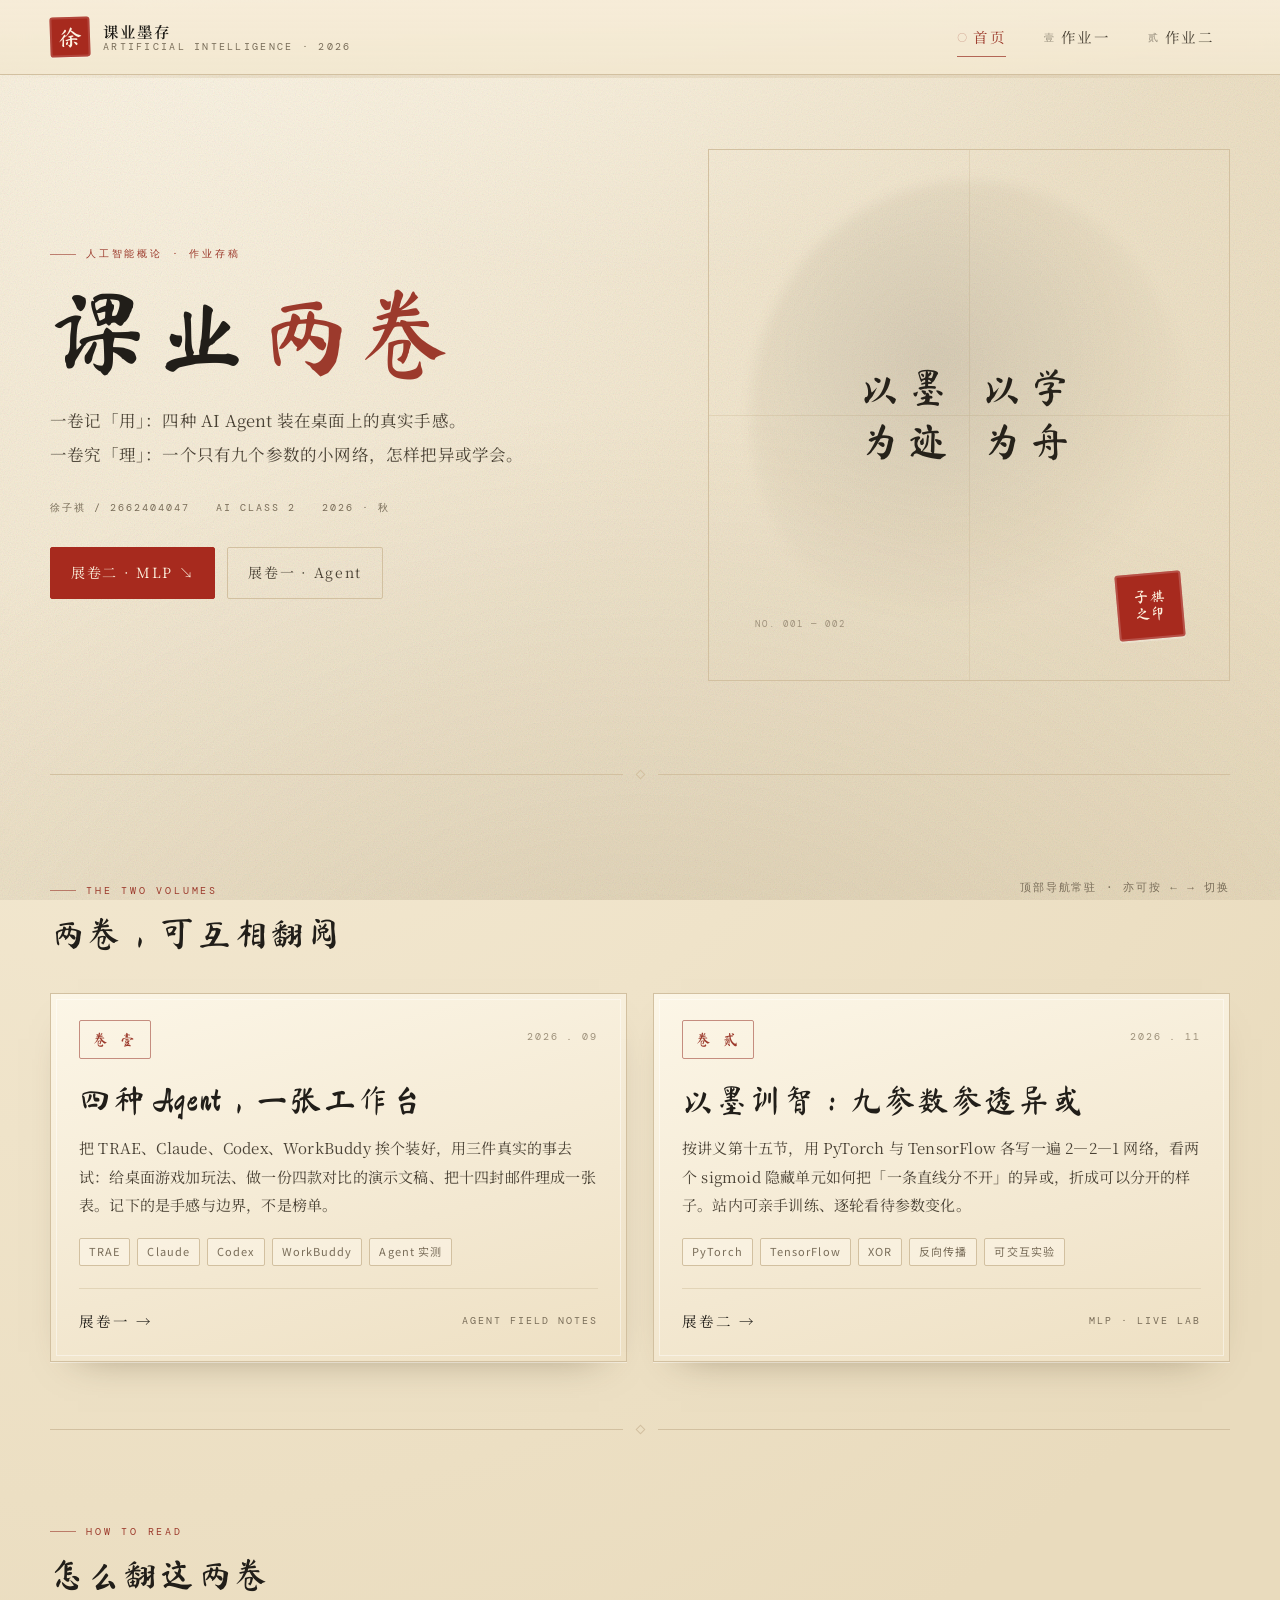
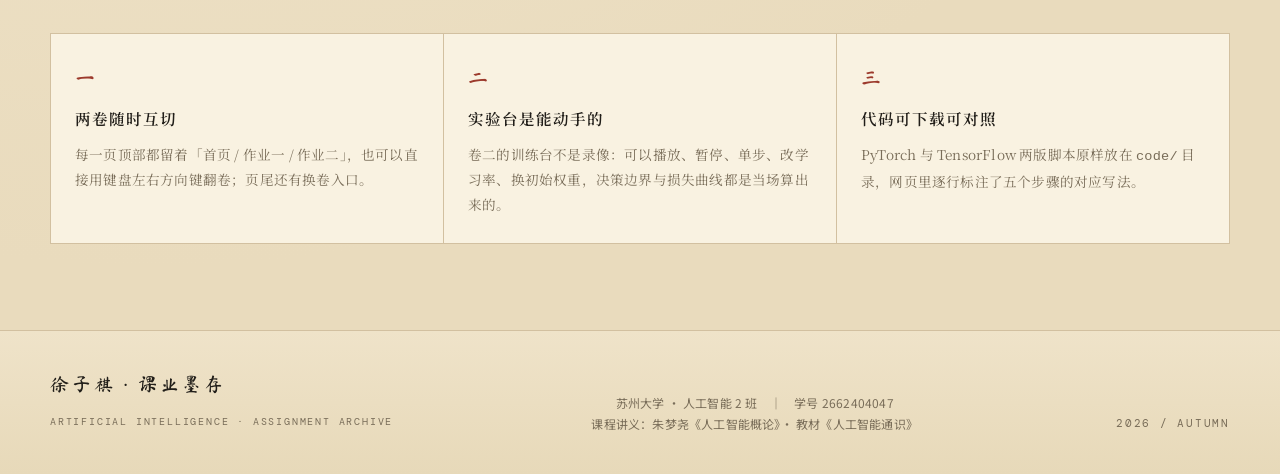
<file: index.html>
<!doctype html>
<html lang="zh-CN">
<head>
<meta charset="utf-8">
<meta name="viewport" content="width=device-width, initial-scale=1">
<meta name="theme-color" content="#f2e7cf">
<title>课业墨存 · 徐子祺｜人工智能概论作业两卷</title>
<meta name="description" content="徐子祺（2662404047）人工智能概论课程作业存稿：卷一为四种 AI Agent 使用手记，卷二为 MLP 学习参数的实现与可视化。">
<link rel="icon" href="assets/favicon.svg" type="image/svg+xml">
<link rel="preconnect" href="https://fonts.googleapis.com">
<link rel="preconnect" href="https://fonts.gstatic.com" crossorigin>
<link href="https://fonts.googleapis.com/css2?family=Ma+Shan+Zheng&family=Noto+Serif+SC:wght@300;400;600;700&family=Noto+Sans+SC:wght@300;400;500&family=DM+Mono:wght@400;500&display=swap" rel="stylesheet">
<link rel="stylesheet" href="assets/style.css">
<style>
/* ---------- 首页专用 ---------- */
.hero{position:relative;padding:74px 0 26px;overflow:hidden}
.hero-in{display:grid;grid-template-columns:1.08fr .92fr;gap:46px;align-items:center}
.hero h1{
  font-family:var(--kai);font-weight:400;margin:18px 0 0;
  font-size:clamp(50px,7.4vw,96px);line-height:1.06;letter-spacing:.08em;
  color:var(--ink);
}
.hero h1 .c{color:var(--cinnabar)}
.hero .lede{
  margin:22px 0 0;max-width:30em;color:var(--ink-2);font-size:16.5px;line-height:2.05;
  font-family:var(--song);
}
.hero .meta{display:flex;gap:26px;flex-wrap:wrap;margin-top:26px;font-family:var(--mono);font-size:10px;letter-spacing:.2em;color:var(--ink-3)}

/* 右侧：印谱 */
.plate{position:relative;aspect-ratio:1/1.02;display:grid;place-items:center}
.plate .wash{
  position:absolute;inset:6% 8%;border-radius:50%;
  background:radial-gradient(circle at 42% 38%, #2c2a2420, #6b5a3a10 46%, transparent 68%);
  filter:blur(6px);
}
.plate .frame{position:absolute;inset:0;border:1px solid var(--line)}
.plate .frame::before,.plate .frame::after{content:"";position:absolute;background:var(--line)}
.plate .frame::before{left:50%;top:-1px;bottom:-1px;width:1px;opacity:.45}
.plate .frame::after{top:50%;left:-1px;right:-1px;height:1px;opacity:.45}
.plate .cols{display:flex;gap:26px;justify-content:center;padding:0 10%}
.plate .col{
  font-family:var(--kai);font-size:clamp(26px,3.4vw,40px);line-height:1.34;
  letter-spacing:.2em;color:#242019;
}
.plate .col.small{font-size:clamp(15px,1.7vw,20px);color:var(--ink-3);letter-spacing:.34em}
.plate .big-seal{
  position:absolute;right:9%;bottom:8%;width:66px;height:66px;
  background:var(--seal);color:#fdf2df;display:grid;place-items:center;
  font-family:var(--kai);font-size:15px;line-height:1.12;text-align:center;
  letter-spacing:.04em;border-radius:3px;transform:rotate(-5deg);
  box-shadow:inset 0 0 0 2px #ffffff2e, 0 2px 0 #ffffff44;
}
.plate .cap{position:absolute;left:9%;bottom:9%;font-family:var(--mono);font-size:9px;letter-spacing:.22em;color:var(--ink-4)}

/* 两卷 */
.volumes{padding:26px 0 0}
.vol-head{display:flex;align-items:baseline;justify-content:space-between;gap:20px;flex-wrap:wrap;margin-bottom:26px}
.vol-head h2{font-family:var(--kai);font-weight:400;font-size:clamp(26px,3vw,34px);margin:0;letter-spacing:.08em}
.vol-grid{display:grid;grid-template-columns:repeat(2,minmax(0,1fr));gap:26px}
.vol{
  display:flex;flex-direction:column;padding:0;overflow:hidden;
  transition:transform .4s cubic-bezier(.2,.7,.2,1), box-shadow .4s;
  background:linear-gradient(165deg,#fcf6e7,#f3e8d1 62%,#eee0c3);
}
.vol:hover{transform:translateY(-4px);box-shadow:var(--shadow-lift)}
.vol-top{display:flex;align-items:flex-start;justify-content:space-between;gap:16px;padding:26px 28px 0}
.vol-no{
  font-family:var(--kai);font-size:15px;letter-spacing:.3em;color:var(--cinnabar);
  border:1px solid #c58d7f;padding:4px 10px 4px 13px;border-radius:2px;
}
.vol-date{font-family:var(--mono);font-size:9.5px;letter-spacing:.2em;color:var(--ink-4);padding-top:8px}
.vol h3{
  font-family:var(--kai);font-weight:400;font-size:clamp(25px,2.6vw,32px);
  margin:20px 28px 0;line-height:1.34;letter-spacing:.05em;
}
.vol .desc{margin:12px 28px 0;color:var(--ink-2);font-size:15px;line-height:1.92}
.vol .tags{display:flex;flex-wrap:wrap;gap:7px;margin:18px 28px 0}
.vol .tags span{
  font-family:var(--hei);font-size:11px;letter-spacing:.1em;color:var(--ink-3);
  border:1px solid var(--line);padding:2px 9px;border-radius:2px;background:#fffaef66;
}
.vol .go{
  margin:22px 28px 26px;padding-top:18px;border-top:1px solid var(--line-soft);
  display:flex;align-items:center;justify-content:space-between;
  font-family:var(--song);font-size:14.5px;letter-spacing:.14em;color:var(--ink);
}
.vol .go em{font-style:normal;font-family:var(--mono);font-size:10px;letter-spacing:.2em;color:var(--ink-3)}
.vol:hover .go em{color:var(--cinnabar)}

/* 导览 */
.guide{padding:12px 0 0}
.guide-grid{display:grid;grid-template-columns:repeat(3,minmax(0,1fr));gap:1px;background:var(--line);border:1px solid var(--line)}
.guide-grid > div{background:#f9f2e1;padding:24px 24px 26px}
.guide-grid h4{margin:0 0 8px;font-family:var(--song);font-size:15.5px;font-weight:600;letter-spacing:.06em}
.guide-grid p{margin:0;font-size:13.6px;line-height:1.85;color:var(--ink-3)}
.guide-grid .n{font-family:var(--kai);font-size:20px;color:var(--cinnabar);display:block;margin-bottom:6px;letter-spacing:.1em}

@media(max-width:900px){
  .hero-in{grid-template-columns:1fr;gap:34px}
  .plate{max-width:420px;margin-inline:auto;width:100%}
  .vol-grid{grid-template-columns:1fr}
  .guide-grid{grid-template-columns:1fr}
}
</style>
</head>
<body>
<div class="page">

  <header class="topbar">
    <div class="wrap topbar-in">
      <a class="brand" href="index.html">
        <span class="seal-mark">徐</span>
        <span class="brand-txt">
          <b>课业墨存</b>
          <span>ARTIFICIAL INTELLIGENCE · 2026</span>
        </span>
      </a>
      <nav class="nav">
        <a href="index.html" class="on"><span class="num">〇</span>首页</a>
        <a href="homework1.html"><span class="num">壹</span>作业一</a>
        <a href="homework2.html"><span class="num">贰</span>作业二</a>
      </nav>
    </div>
  </header>

  <section class="hero">
    <div class="wrap hero-in">
      <div>
        <span class="eyebrow">人工智能概论 · 作业存稿</span>
        <h1>课业<span class="c">两卷</span></h1>
        <p class="lede">
          一卷记「用」：四种 AI Agent 装在桌面上的真实手感。<br>
          一卷究「理」：一个只有九个参数的小网络，怎样把异或学会。
        </p>
        <div class="meta">
          <span>徐子祺 / 2662404047</span>
          <span>AI CLASS 2</span>
          <span>2026 · 秋</span>
        </div>
        <div style="margin-top:30px;display:flex;gap:12px;flex-wrap:wrap">
          <a class="btn btn-seal" href="homework2.html">展卷二 · MLP ↘</a>
          <a class="btn btn-ghost" href="homework1.html">展卷一 · Agent</a>
        </div>
      </div>
      <div class="plate" aria-hidden="true">
        <div class="frame"></div>
        <div class="wash"></div>
        <div class="cols">
          <span class="col">以墨<br>为迹</span>
          <span class="col">以学<br>为舟</span>
        </div>
        <div class="big-seal">子祺<br>之印</div>
        <div class="cap">NO. 001 — 002</div>
      </div>
    </div>
  </section>

  <div class="wrap"><div class="divider"><i></i></div></div>

  <section class="volumes wrap" id="volumes">
    <div class="vol-head">
      <div>
        <span class="eyebrow">THE TWO VOLUMES</span>
        <h2>两卷，可互相翻阅</h2>
      </div>
      <span class="mono">顶部导航常驻 · 亦可按 ← → 切换</span>
    </div>

    <div class="vol-grid">
      <a class="vol sheet" href="homework1.html">
        <div class="vol-top">
          <span class="vol-no">卷 壹</span>
          <span class="vol-date">2026 . 09</span>
        </div>
        <h3>四种 Agent，一张工作台</h3>
        <p class="desc">
          把 TRAE、Claude、Codex、WorkBuddy 挨个装好，用三件真实的事去试：给桌面游戏加玩法、做一份四款对比的演示文稿、把十四封邮件理成一张表。记下的是手感与边界，不是榜单。
        </p>
        <div class="tags"><span>TRAE</span><span>Claude</span><span>Codex</span><span>WorkBuddy</span><span>Agent 实测</span></div>
        <div class="go"><span>展卷一 →</span><em>AGENT FIELD NOTES</em></div>
      </a>

      <a class="vol sheet" href="homework2.html">
        <div class="vol-top">
          <span class="vol-no">卷 贰</span>
          <span class="vol-date">2026 . 11</span>
        </div>
        <h3>以墨训智：九参数参透异或</h3>
        <p class="desc">
          按讲义第十五节，用 PyTorch 与 TensorFlow 各写一遍 2—2—1 网络，看两个 sigmoid 隐藏单元如何把「一条直线分不开」的异或，折成可以分开的样子。站内可亲手训练、逐轮看待参数变化。
        </p>
        <div class="tags"><span>PyTorch</span><span>TensorFlow</span><span>XOR</span><span>反向传播</span><span>可交互实验</span></div>
        <div class="go"><span>展卷二 →</span><em>MLP · LIVE LAB</em></div>
      </a>
    </div>
  </section>

  <div class="wrap"><div class="divider"><i></i></div></div>

  <section class="guide wrap">
    <div class="vol-head">
      <div>
        <span class="eyebrow">HOW TO READ</span>
        <h2>怎么翻这两卷</h2>
      </div>
    </div>
    <div class="guide-grid">
      <div>
        <span class="n">一</span>
        <h4>两卷随时互切</h4>
        <p>每一页顶部都留着「首页 / 作业一 / 作业二」，也可以直接用键盘左右方向键翻卷；页尾还有换卷入口。</p>
      </div>
      <div>
        <span class="n">二</span>
        <h4>实验台是能动手的</h4>
        <p>卷二的训练台不是录像：可以播放、暂停、单步、改学习率、换初始权重，决策边界与损失曲线都是当场算出来的。</p>
      </div>
      <div>
        <span class="n">三</span>
        <h4>代码可下载可对照</h4>
        <p>PyTorch 与 TensorFlow 两版脚本原样放在 <code>code/</code> 目录，网页里逐行标注了五个步骤的对应写法。</p>
      </div>
    </div>
  </section>

  <footer class="foot">
    <div class="wrap foot-in">
      <div>
        <div class="sig">徐子祺 · 课业墨存</div>
        <small>ARTIFICIAL INTELLIGENCE · ASSIGNMENT ARCHIVE</small>
      </div>
      <div class="center muted tiny" style="max-width:34em">
        苏州大学 · 人工智能 2 班　｜　学号 2662404047<br>
        课程讲义：朱梦尧《人工智能概论》· 教材《人工智能通识》
      </div>
      <div class="mono">2026 / AUTUMN</div>
    </div>
  </footer>
</div>

<script>
// 键盘左右翻卷
document.addEventListener('keydown', e => {
  if (e.target.matches('input,textarea,select')) return;
  if (e.key === 'ArrowRight') location.href = 'homework1.html';
  if (e.key === 'ArrowLeft')  location.href = 'homework2.html';
});
// 滚动出现
const io = new IntersectionObserver(es => es.forEach(en => {
  if (en.isIntersecting) { en.target.classList.add('in'); io.unobserve(en.target); }
}), { threshold: .12 });
document.querySelectorAll('.vol, .guide-grid > div').forEach(el => { el.classList.add('reveal'); io.observe(el); });
</script>
</body>
</html>
</file>
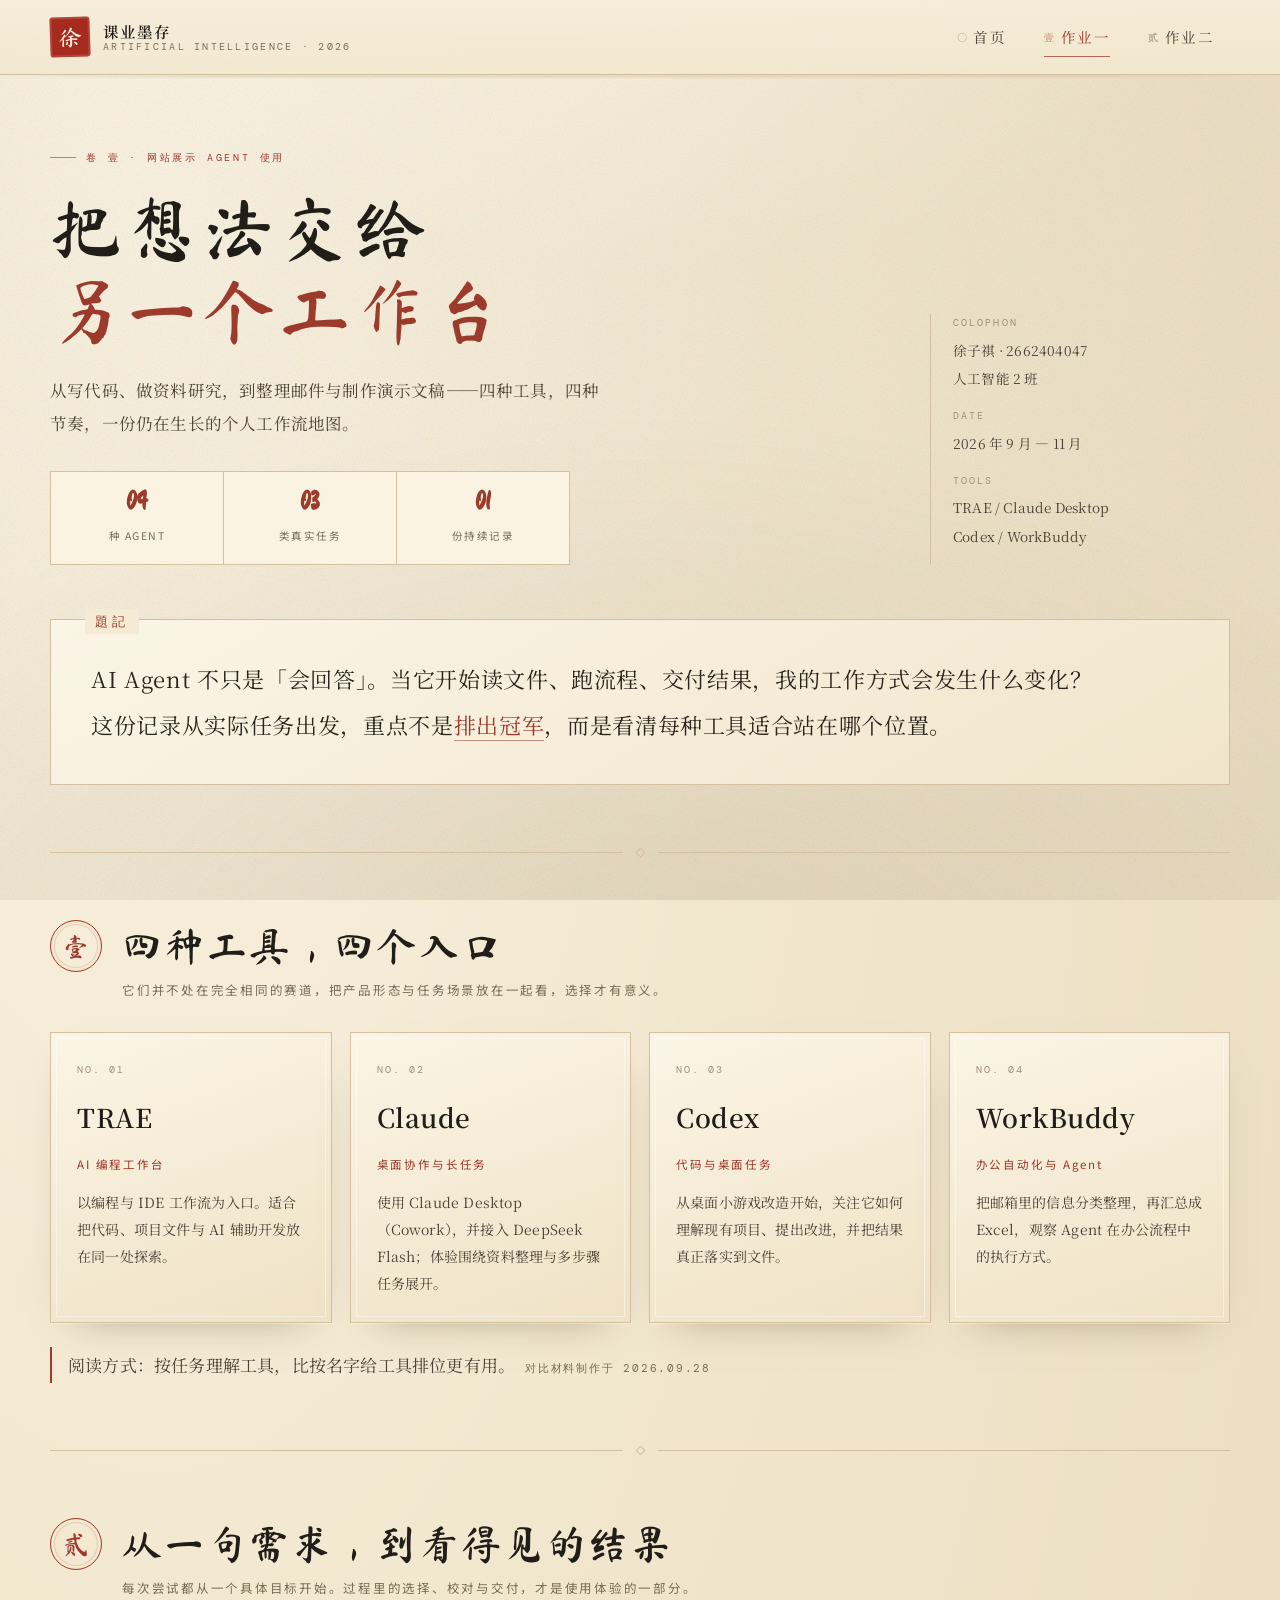
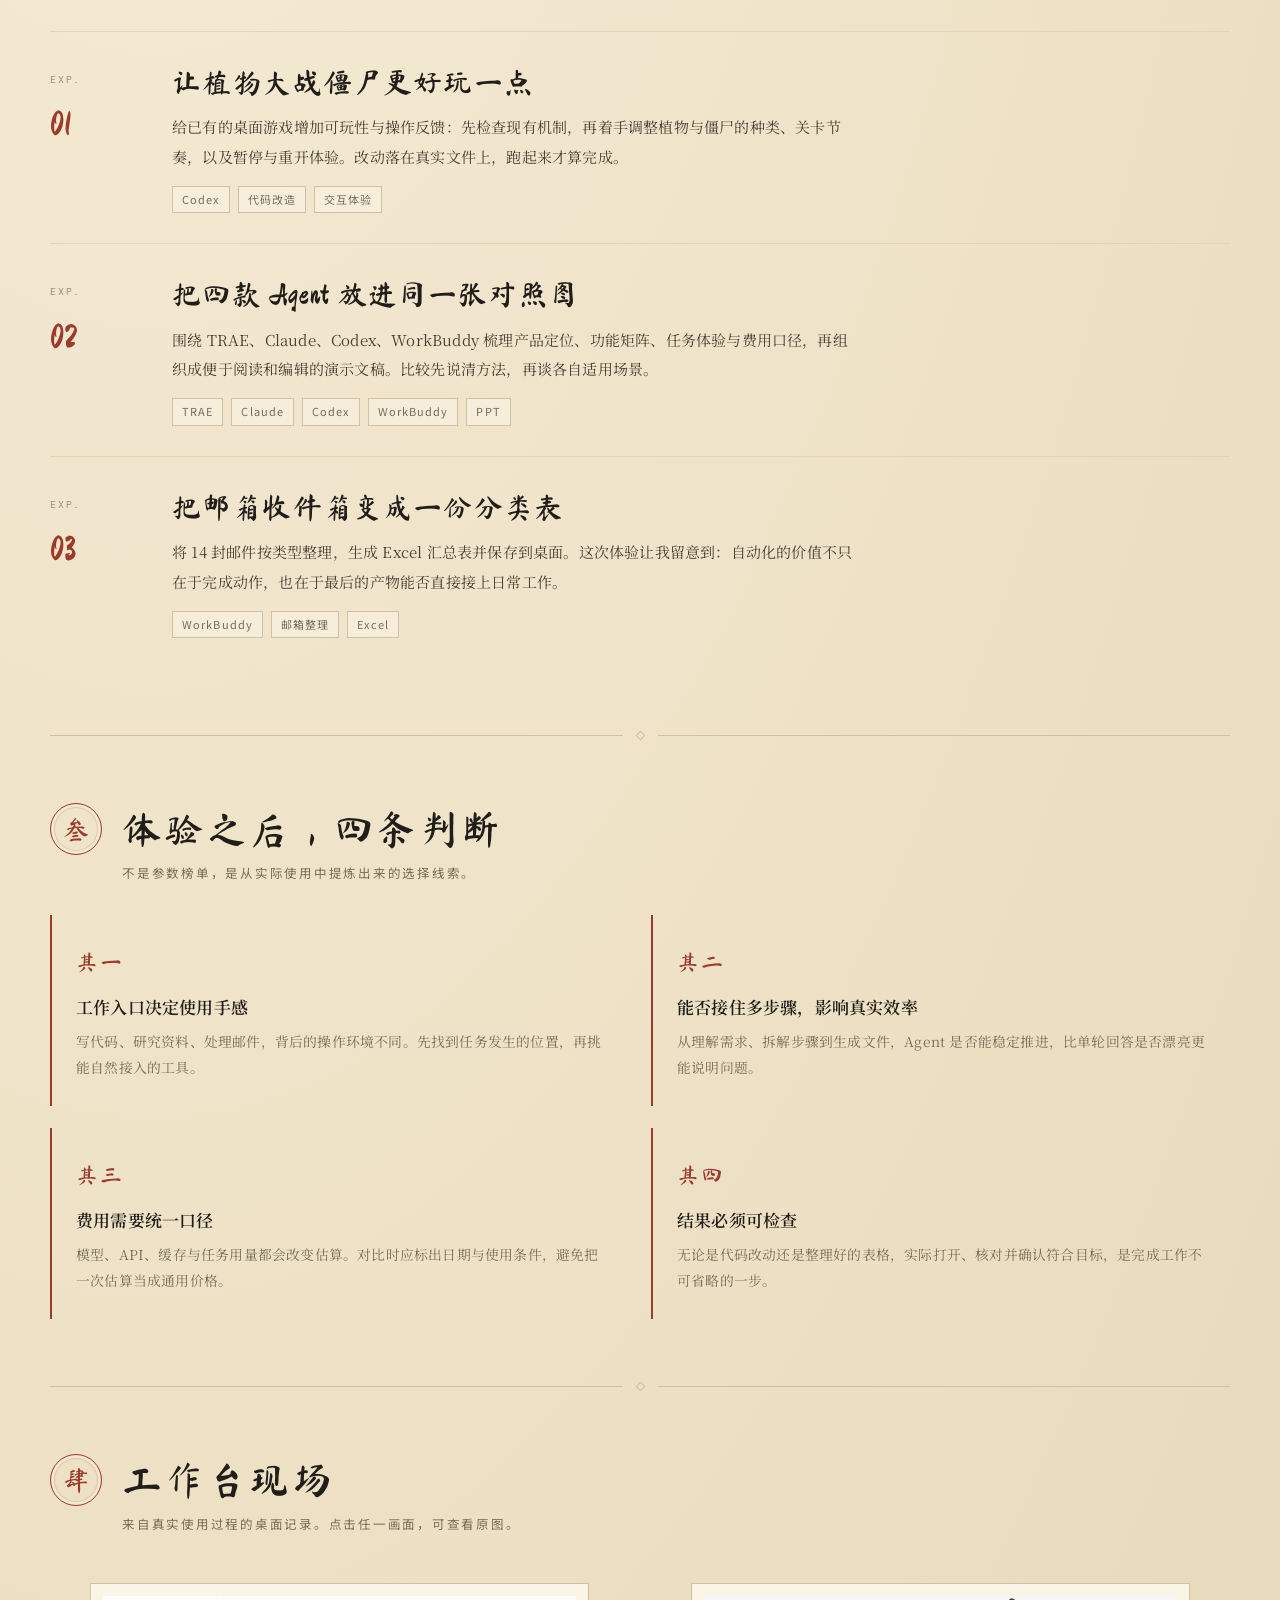
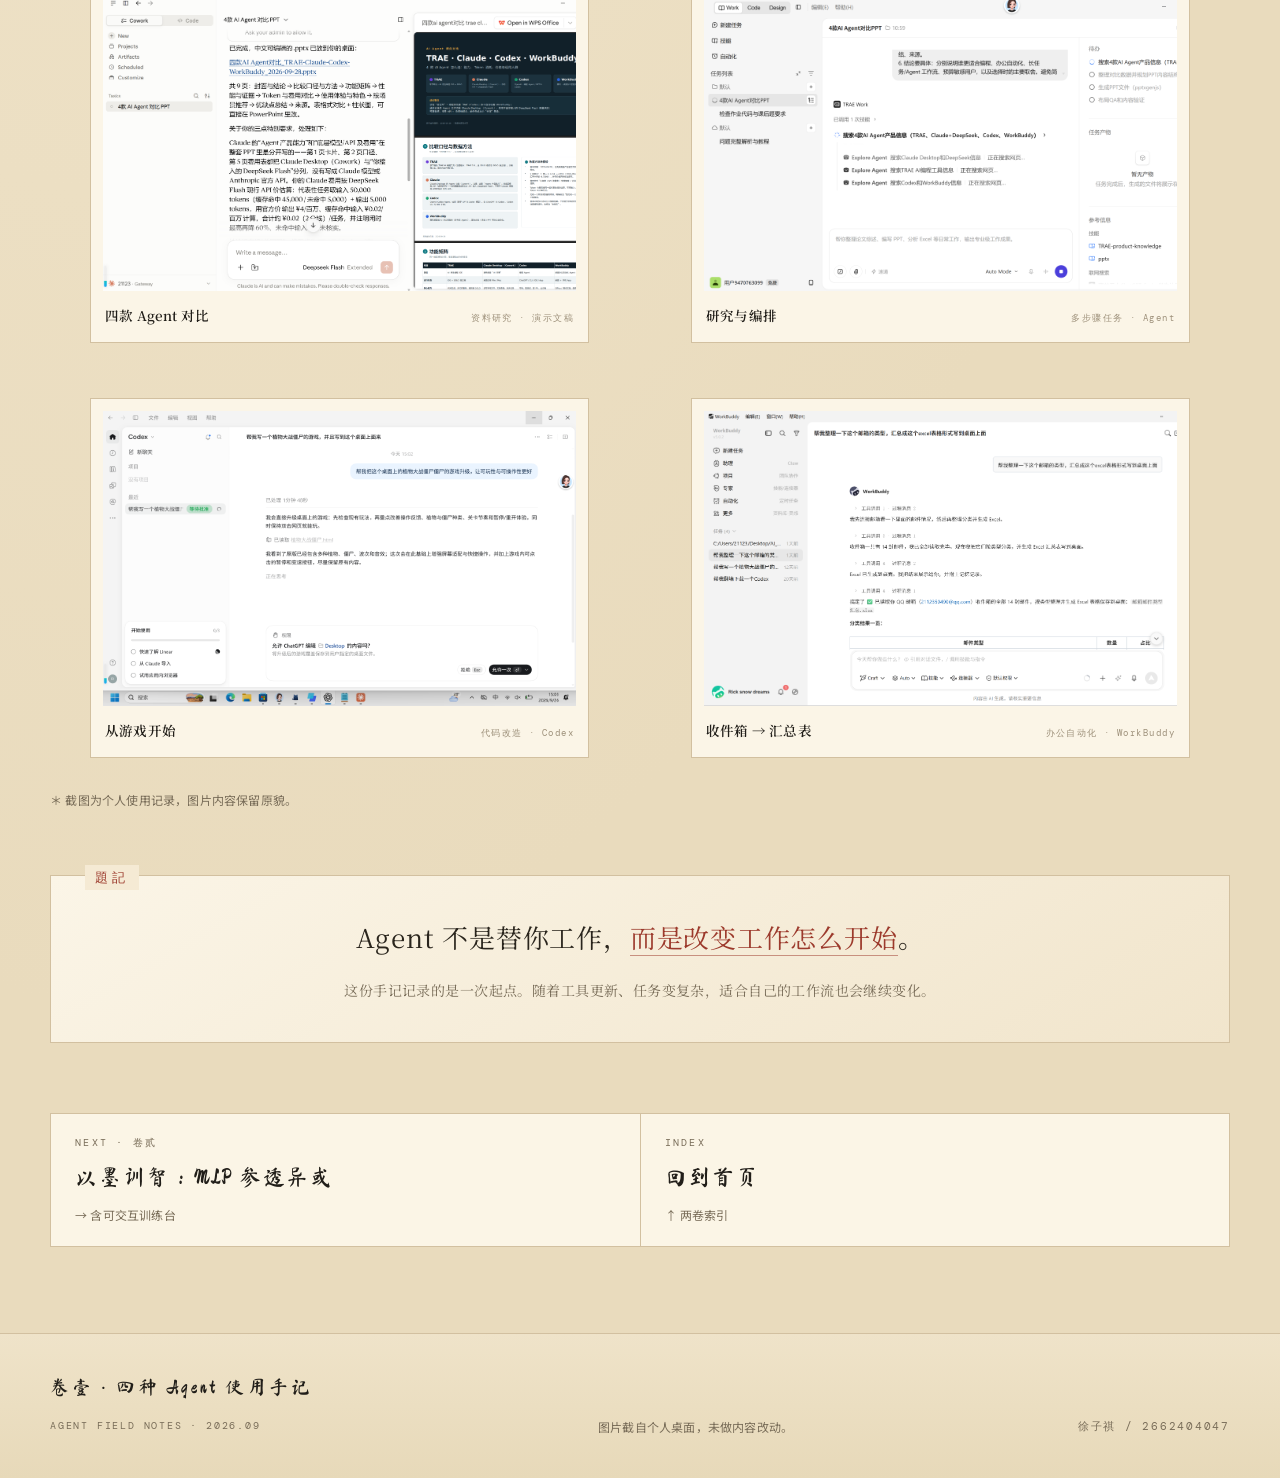
<file: homework1.html>
<!doctype html>
<html lang="zh-CN">
<head>
<meta charset="utf-8">
<meta name="viewport" content="width=device-width, initial-scale=1">
<meta name="theme-color" content="#f2e7cf">
<title>卷壹 · 四种 Agent 使用手记｜课业墨存</title>
<meta name="description" content="TRAE、Claude、Codex、WorkBuddy 四款 AI Agent 的真实使用记录：桌面游戏改造、四款对比演示文稿、邮箱整理成表。">
<link rel="icon" href="assets/favicon.svg" type="image/svg+xml">
<link rel="preconnect" href="https://fonts.googleapis.com">
<link rel="preconnect" href="https://fonts.gstatic.com" crossorigin>
<link href="https://fonts.googleapis.com/css2?family=Ma+Shan+Zheng&family=Noto+Serif+SC:wght@300;400;600;700&family=Noto+Sans+SC:wght@300;400;500&family=DM+Mono:wght@400;500&display=swap" rel="stylesheet">
<link rel="stylesheet" href="assets/style.css">
<style>
/* ---------- 卷壹专用 ---------- */
.head{padding:60px 0 30px}
.head-in{display:grid;grid-template-columns:1fr 300px;gap:44px;align-items:end}
.head h1{
  font-family:var(--kai);font-weight:400;margin:20px 0 0;
  font-size:clamp(40px,5.6vw,74px);line-height:1.16;letter-spacing:.06em;
}
.head h1 .c{color:var(--cinnabar)}
.head .lede{margin:20px 0 0;max-width:34em;color:var(--ink-2);line-height:2.05}
.head .strip{
  display:grid;grid-template-columns:repeat(3,1fr);gap:1px;background:var(--line);
  border:1px solid var(--line);margin-top:30px;max-width:520px;
}
.head .strip div{background:#faf3e2;padding:14px 12px;text-align:center}
.head .strip b{display:block;font-family:var(--kai);font-size:26px;color:var(--cinnabar);line-height:1.2}
.head .strip span{font-family:var(--hei);font-size:10.5px;letter-spacing:.14em;color:var(--ink-3)}

.colophon{border-left:1px solid var(--line);padding-left:22px;line-height:2.1}
.colophon .k{font-family:var(--mono);font-size:9.5px;letter-spacing:.22em;color:var(--ink-4);display:block}
.colophon p{margin:2px 0 14px;font-size:13.6px;color:var(--ink-2)}

/* 题记 */
.question{border:1px solid var(--line);background:linear-gradient(150deg,#fbf5e7,#f1e5cc);padding:36px 40px;position:relative}
.question::before{content:"題記";position:absolute;top:-11px;left:34px;background:#f5ead4;padding:0 10px;font-family:var(--kai);font-size:13px;letter-spacing:.3em;color:var(--cinnabar)}
.question p{margin:0;font-family:var(--kaiti);font-size:clamp(18px,2vw,22px);line-height:2.1;letter-spacing:.03em;color:#2a251d}
.question p em{font-style:normal;color:var(--cinnabar);border-bottom:1px solid #c8907f}

/* 工具卡 */
.tool{padding:28px 26px 26px;display:flex;flex-direction:column;gap:10px;position:relative;transition:.35s}
.tool:hover{transform:translateY(-3px);box-shadow:var(--shadow-lift)}
.tool .no{font-family:var(--mono);font-size:9.5px;letter-spacing:.22em;color:var(--ink-4)}
.tool h3{margin:2px 0 0;font-family:var(--song);font-weight:600;font-size:26px;letter-spacing:.02em}
.tool .role{font-family:var(--hei);font-size:11.5px;letter-spacing:.16em;color:var(--cinnabar)}
.tool p{margin:4px 0 0;font-size:14px;line-height:1.92;color:var(--ink-2)}

/* 实验条 */
.exp{display:grid;grid-template-columns:96px 1fr;gap:26px;padding:30px 0;border-top:1px solid var(--line-soft)}
.exp:first-of-type{border-top:0}
.exp .idx{font-family:var(--mono);font-size:10px;letter-spacing:.18em;color:var(--ink-4);padding-top:8px}
.exp .idx b{display:block;font-family:var(--kai);font-size:34px;font-weight:400;color:var(--cinnabar);letter-spacing:0;margin-top:2px}
.exp h3{font-family:var(--kai);font-weight:400;font-size:clamp(23px,2.4vw,29px);margin:0 0 10px;line-height:1.4;letter-spacing:.04em}
.exp p{margin:0;color:var(--ink-2);font-size:15px;line-height:1.98;max-width:46em}
.exp .kv{display:flex;gap:8px;flex-wrap:wrap;margin-top:14px}
.exp .kv span{font-family:var(--hei);font-size:11px;letter-spacing:.1em;color:var(--ink-3);border:1px solid var(--line);padding:2px 9px;background:#fffaef66}

/* 判断卡 */
.verdict{padding:26px 24px;border-left:2px solid var(--cinnabar)}
.verdict .mark{font-family:var(--kai);font-size:22px;color:var(--cinnabar);letter-spacing:.1em}
.verdict h4{margin:10px 0 8px;font-family:var(--song);font-size:17px;font-weight:600;line-height:1.5}
.verdict p{margin:0;font-size:13.8px;line-height:1.9;color:var(--ink-3)}

/* 图版 */
.plates{display:grid;grid-template-columns:repeat(2,minmax(0,1fr));gap:22px}
.plate-card{border:1px solid var(--line);background:#fbf5e7;padding:12px 12px 0;cursor:zoom-in;transition:.35s;position:relative}
.plate-card:hover{transform:translateY(-3px);box-shadow:var(--shadow-lift)}
.plate-card img{aspect-ratio:16/10;object-fit:cover;object-position:top left;filter:saturate(.94) contrast(1.01)}
.plate-card .cap{display:flex;align-items:baseline;justify-content:space-between;gap:12px;padding:11px 2px 13px}
.plate-card .cap b{font-family:var(--song);font-size:13.5px;font-weight:600}
.plate-card .cap span{font-family:var(--mono);font-size:9px;letter-spacing:.16em;color:var(--ink-4)}

/* 灯箱 */
.lb{position:fixed;inset:0;z-index:200;background:#1b1710ee;display:none;place-items:center;padding:4vw;backdrop-filter:blur(3px)}
.lb.on{display:grid}
.lb img{max-width:100%;max-height:86vh;box-shadow:0 40px 90px #000000aa;border:1px solid #ffffff22}
.lb .close{position:absolute;top:22px;right:28px;color:#f3e6c8;font-family:var(--kai);font-size:26px;letter-spacing:.2em;cursor:pointer}

@media(max-width:900px){
  .head-in{grid-template-columns:1fr;gap:26px}
  .colophon{border-left:0;padding-left:0;border-top:1px solid var(--line);padding-top:16px}
  .plates{grid-template-columns:1fr}
  .exp{grid-template-columns:1fr;gap:10px}
  .exp .idx{display:flex;align-items:center;gap:10px;padding:0}
  .exp .idx b{font-size:24px;margin:0}
}
</style>
</head>
<body>
<div class="page">

  <header class="topbar">
    <div class="wrap topbar-in">
      <a class="brand" href="index.html">
        <span class="seal-mark">徐</span>
        <span class="brand-txt"><b>课业墨存</b><span>ARTIFICIAL INTELLIGENCE · 2026</span></span>
      </a>
      <nav class="nav">
        <a href="index.html"><span class="num">〇</span>首页</a>
        <a href="homework1.html" class="on"><span class="num">壹</span>作业一</a>
        <a href="homework2.html"><span class="num">贰</span>作业二</a>
      </nav>
    </div>
  </header>

  <section class="head wrap">
    <div class="head-in">
      <div>
        <span class="eyebrow">卷 壹 · 网站展示 Agent 使用</span>
        <h1>把想法交给<br><span class="c">另一个工作台</span></h1>
        <p class="lede">
          从写代码、做资料研究，到整理邮件与制作演示文稿——四种工具，四种节奏，一份仍在生长的个人工作流地图。
        </p>
        <div class="strip">
          <div><b>04</b><span>种 AGENT</span></div>
          <div><b>03</b><span>类真实任务</span></div>
          <div><b>01</b><span>份持续记录</span></div>
        </div>
      </div>
      <div class="colophon">
        <span class="k">COLOPHON</span>
        <p>徐子祺 · 2662404047<br>人工智能 2 班</p>
        <span class="k">DATE</span>
        <p>2026 年 9 月 — 11 月</p>
        <span class="k">TOOLS</span>
        <p>TRAE / Claude Desktop<br>Codex / WorkBuddy</p>
      </div>
    </div>
  </section>

  <div class="wrap" style="padding:24px 0 0">
    <div class="question reveal">
      <p>
        AI Agent 不只是「会回答」。当它开始读文件、跑流程、交付结果，我的工作方式会发生什么变化？<br>
        这份记录从实际任务出发，重点不是<em>排出冠军</em>，而是看清每种工具适合站在哪个位置。
      </p>
    </div>
  </div>

  <div class="wrap"><div class="divider"><i></i></div></div>

  <!-- 01 -->
  <section class="wrap">
    <div class="chapter">
      <span class="seal-no">壹</span>
      <div>
        <h2>四种工具，四个入口</h2>
        <p class="sub">它们并不处在完全相同的赛道，把产品形态与任务场景放在一起看，选择才有意义。</p>
      </div>
    </div>
    <div class="grid4">
      <article class="tool sheet reveal">
        <span class="no">NO. 01</span>
        <h3>TRAE</h3>
        <span class="role">AI 编程工作台</span>
        <p>以编程与 IDE 工作流为入口。适合把代码、项目文件与 AI 辅助开发放在同一处探索。</p>
      </article>
      <article class="tool sheet reveal">
        <span class="no">NO. 02</span>
        <h3>Claude</h3>
        <span class="role">桌面协作与长任务</span>
        <p>使用 Claude Desktop（Cowork），并接入 DeepSeek Flash；体验围绕资料整理与多步骤任务展开。</p>
      </article>
      <article class="tool sheet reveal">
        <span class="no">NO. 03</span>
        <h3>Codex</h3>
        <span class="role">代码与桌面任务</span>
        <p>从桌面小游戏改造开始，关注它如何理解现有项目、提出改进，并把结果真正落实到文件。</p>
      </article>
      <article class="tool sheet reveal">
        <span class="no">NO. 04</span>
        <h3>WorkBuddy</h3>
        <span class="role">办公自动化与 Agent</span>
        <p>把邮箱里的信息分类整理，再汇总成 Excel，观察 Agent 在办公流程中的执行方式。</p>
      </article>
    </div>
    <p class="note reveal" style="margin-top:24px">阅读方式：按任务理解工具，比按名字给工具排位更有用。<span class="mono" style="margin-left:10px">对比材料制作于 2026.09.28</span></p>
  </section>

  <div class="wrap"><div class="divider"><i></i></div></div>

  <!-- 02 -->
  <section class="wrap">
    <div class="chapter">
      <span class="seal-no">贰</span>
      <div>
        <h2>从一句需求，到看得见的结果</h2>
        <p class="sub">每次尝试都从一个具体目标开始。过程里的选择、校对与交付，才是使用体验的一部分。</p>
      </div>
    </div>

    <div class="exp reveal">
      <div class="idx">EXP.<b>01</b></div>
      <div>
        <h3>让植物大战僵尸更好玩一点</h3>
        <p>给已有的桌面游戏增加可玩性与操作反馈：先检查现有机制，再着手调整植物与僵尸的种类、关卡节奏，以及暂停与重开体验。改动落在真实文件上，跑起来才算完成。</p>
        <div class="kv"><span>Codex</span><span>代码改造</span><span>交互体验</span></div>
      </div>
    </div>

    <div class="exp reveal">
      <div class="idx">EXP.<b>02</b></div>
      <div>
        <h3>把四款 Agent 放进同一张对照图</h3>
        <p>围绕 TRAE、Claude、Codex、WorkBuddy 梳理产品定位、功能矩阵、任务体验与费用口径，再组织成便于阅读和编辑的演示文稿。比较先说清方法，再谈各自适用场景。</p>
        <div class="kv"><span>TRAE</span><span>Claude</span><span>Codex</span><span>WorkBuddy</span><span>PPT</span></div>
      </div>
    </div>

    <div class="exp reveal">
      <div class="idx">EXP.<b>03</b></div>
      <div>
        <h3>把邮箱收件箱变成一份分类表</h3>
        <p>将 14 封邮件按类型整理，生成 Excel 汇总表并保存到桌面。这次体验让我留意到：自动化的价值不只在于完成动作，也在于最后的产物能否直接接上日常工作。</p>
        <div class="kv"><span>WorkBuddy</span><span>邮箱整理</span><span>Excel</span></div>
      </div>
    </div>
  </section>

  <div class="wrap"><div class="divider"><i></i></div></div>

  <!-- 03 -->
  <section class="wrap">
    <div class="chapter">
      <span class="seal-no">叁</span>
      <div>
        <h2>体验之后，四条判断</h2>
        <p class="sub">不是参数榜单，是从实际使用中提炼出来的选择线索。</p>
      </div>
    </div>
    <div class="grid2">
      <div class="verdict reveal">
        <span class="mark">其一</span>
        <h4>工作入口决定使用手感</h4>
        <p>写代码、研究资料、处理邮件，背后的操作环境不同。先找到任务发生的位置，再挑能自然接入的工具。</p>
      </div>
      <div class="verdict reveal">
        <span class="mark">其二</span>
        <h4>能否接住多步骤，影响真实效率</h4>
        <p>从理解需求、拆解步骤到生成文件，Agent 是否能稳定推进，比单轮回答是否漂亮更能说明问题。</p>
      </div>
      <div class="verdict reveal">
        <span class="mark">其三</span>
        <h4>费用需要统一口径</h4>
        <p>模型、API、缓存与任务用量都会改变估算。对比时应标出日期与使用条件，避免把一次估算当成通用价格。</p>
      </div>
      <div class="verdict reveal">
        <span class="mark">其四</span>
        <h4>结果必须可检查</h4>
        <p>无论是代码改动还是整理好的表格，实际打开、核对并确认符合目标，是完成工作不可省略的一步。</p>
      </div>
    </div>
  </section>

  <div class="wrap"><div class="divider"><i></i></div></div>

  <!-- 04 -->
  <section class="wrap">
    <div class="chapter">
      <span class="seal-no">肆</span>
      <div>
        <h2>工作台现场</h2>
        <p class="sub">来自真实使用过程的桌面记录。点击任一画面，可查看原图。</p>
      </div>
    </div>
    <div class="plates">
      <figure class="plate-card reveal" data-full="assets/agent-comparison.png">
        <img src="assets/agent-comparison.png" alt="四款 Agent 对比演示文稿截图" loading="lazy">
        <figcaption class="cap"><b>四款 Agent 对比</b><span>资料研究 · 演示文稿</span></figcaption>
      </figure>
      <figure class="plate-card reveal" data-full="assets/agent-research.png">
        <img src="assets/agent-research.png" alt="研究与编排多步骤任务截图" loading="lazy">
        <figcaption class="cap"><b>研究与编排</b><span>多步骤任务 · Agent</span></figcaption>
      </figure>
      <figure class="plate-card reveal" data-full="assets/agent-codex-game.png">
        <img src="assets/agent-codex-game.png" alt="Codex 改造桌面游戏截图" loading="lazy">
        <figcaption class="cap"><b>从游戏开始</b><span>代码改造 · Codex</span></figcaption>
      </figure>
      <figure class="plate-card reveal" data-full="assets/agent-workbuddy.png">
        <img src="assets/agent-workbuddy.png" alt="WorkBuddy 整理邮箱生成表格截图" loading="lazy">
        <figcaption class="cap"><b>收件箱 → 汇总表</b><span>办公自动化 · WorkBuddy</span></figcaption>
      </figure>
    </div>
    <p class="tiny" style="margin-top:16px">＊ 截图为个人使用记录，图片内容保留原貌。</p>
  </section>

  <!-- 结语 -->
  <section class="wrap" style="margin-top:64px">
    <div class="question reveal" style="text-align:center">
      <p style="font-size:clamp(20px,2.4vw,26px);line-height:1.95">
        Agent 不是替你工作，<em>而是改变工作怎么开始</em>。
      </p>
      <p class="tiny" style="margin-top:14px;font-family:var(--song);font-size:14px;color:var(--ink-3)">
        这份手记记录的是一次起点。随着工具更新、任务变复杂，适合自己的工作流也会继续变化。
      </p>
    </div>

    <div class="switcher">
      <a href="homework2.html">
        <span class="k">NEXT · 卷贰</span>
        <span class="t">以墨训智：MLP 参透异或</span>
        <span class="arw">→ 含可交互训练台</span>
      </a>
      <a href="index.html">
        <span class="k">INDEX</span>
        <span class="t">回到首页</span>
        <span class="arw">↑ 两卷索引</span>
      </a>
    </div>
  </section>

  <footer class="foot">
    <div class="wrap foot-in">
      <div><div class="sig">卷壹 · 四种 Agent 使用手记</div><small>AGENT FIELD NOTES · 2026.09</small></div>
      <div class="center muted tiny" style="max-width:32em">图片截自个人桌面，未做内容改动。</div>
      <div class="mono">徐子祺 / 2662404047</div>
    </div>
  </footer>
</div>

<div class="lb" id="lb">
  <span class="close" id="lbClose">关闭 ✕</span>
  <img id="lbImg" alt="放大查看截图">
</div>

<script>
const lb = document.getElementById('lb'), lbImg = document.getElementById('lbImg');
document.querySelectorAll('.plate-card').forEach(c => {
  c.addEventListener('click', () => { lbImg.src = c.dataset.full; lb.classList.add('on'); });
});
lb.addEventListener('click', () => lb.classList.remove('on'));
document.addEventListener('keydown', e => {
  if (e.key === 'Escape') lb.classList.remove('on');
  if (e.target.matches('input,textarea')) return;
  if (e.key === 'ArrowRight') location.href = 'homework2.html';
  if (e.key === 'ArrowLeft')  location.href = 'index.html';
});
const io = new IntersectionObserver(es => es.forEach(en => {
  if (en.isIntersecting) { en.target.classList.add('in'); io.unobserve(en.target); }
}), { threshold: .1 });
document.querySelectorAll('.reveal').forEach(el => io.observe(el));
</script>
</body>
</html>
</file>
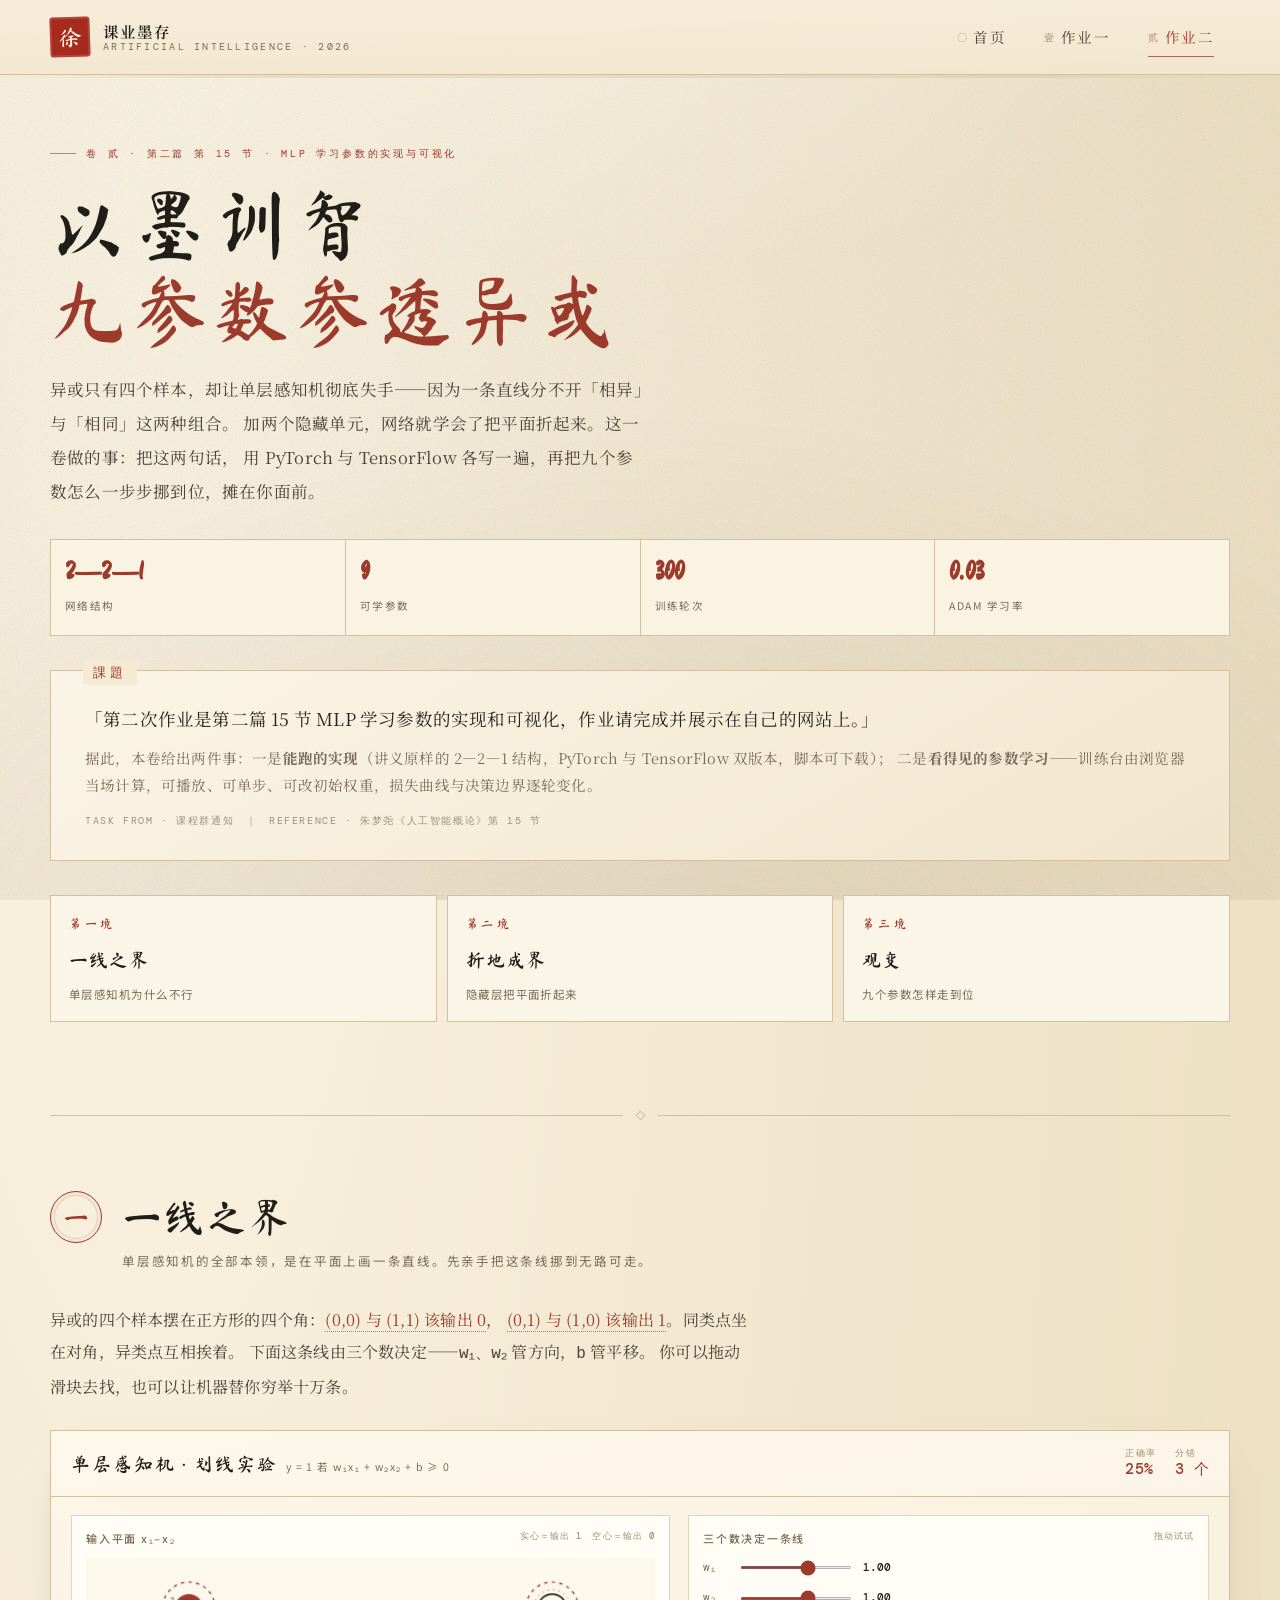
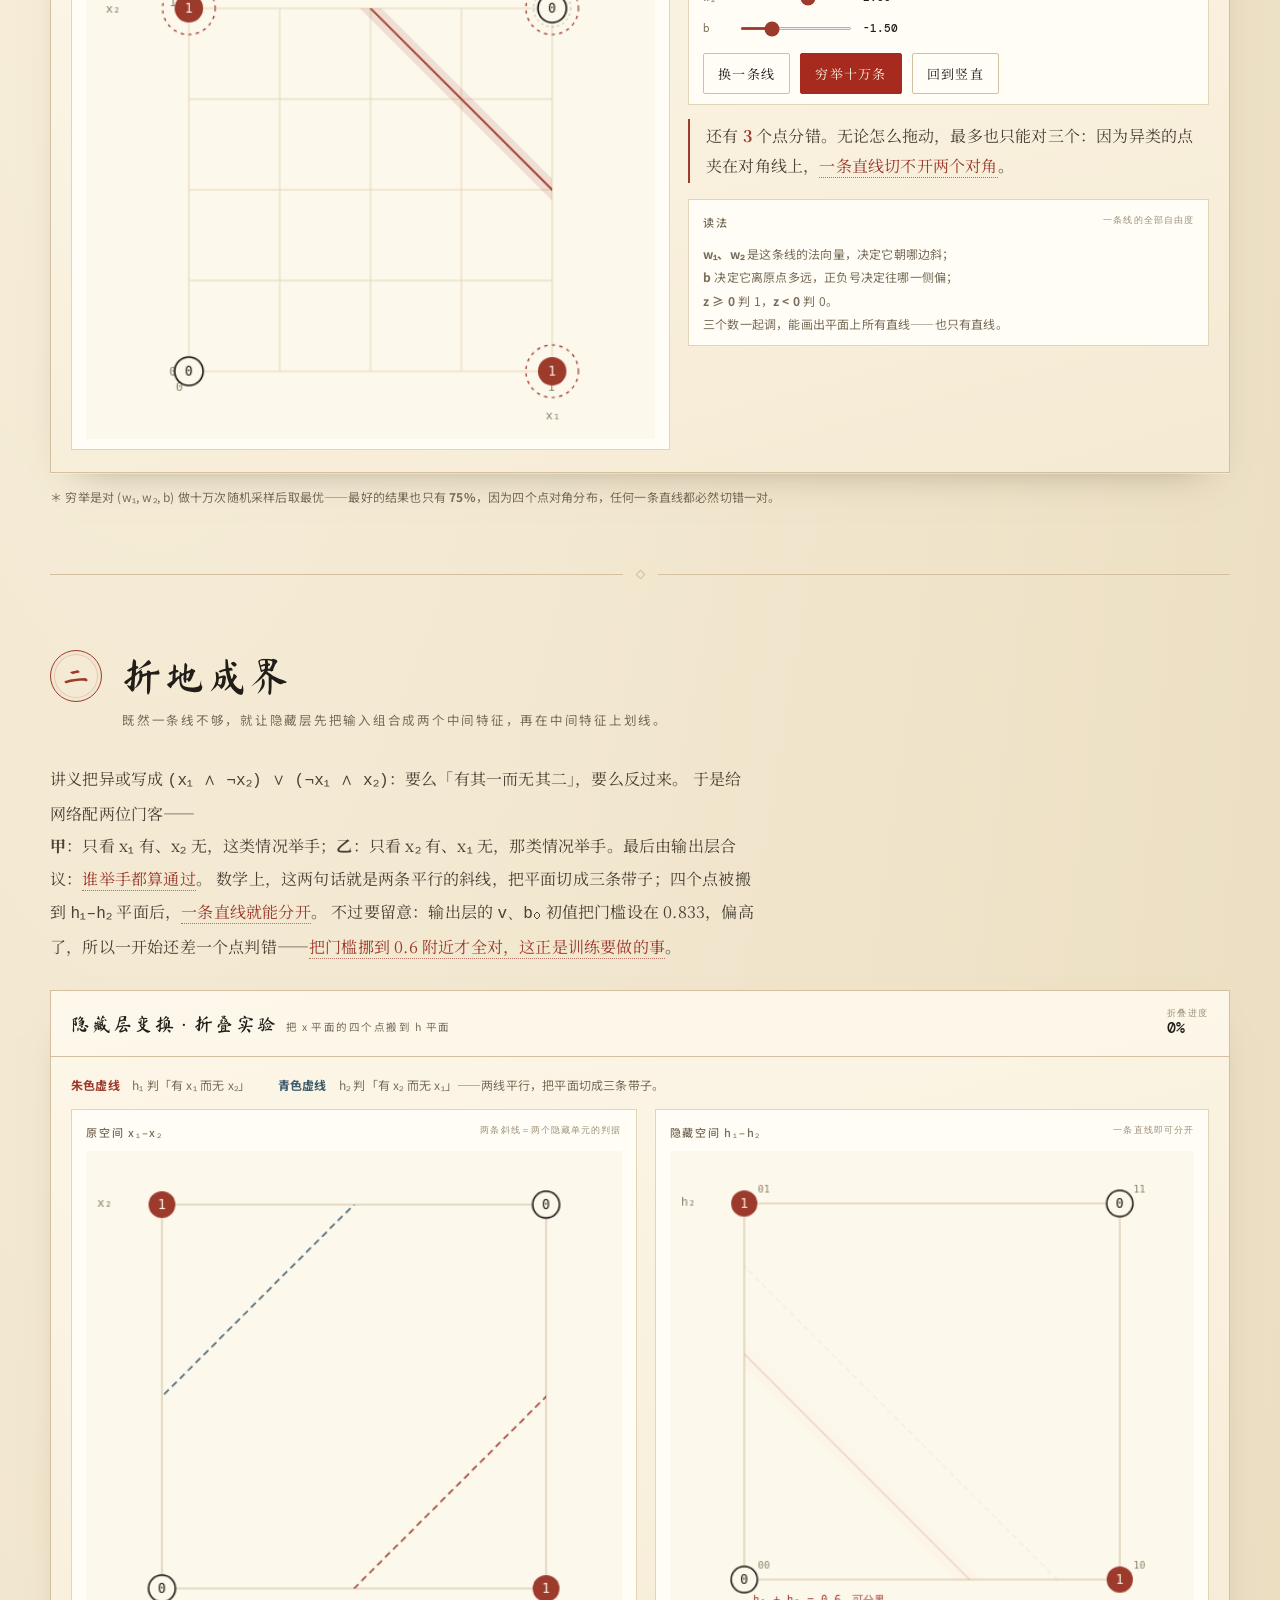
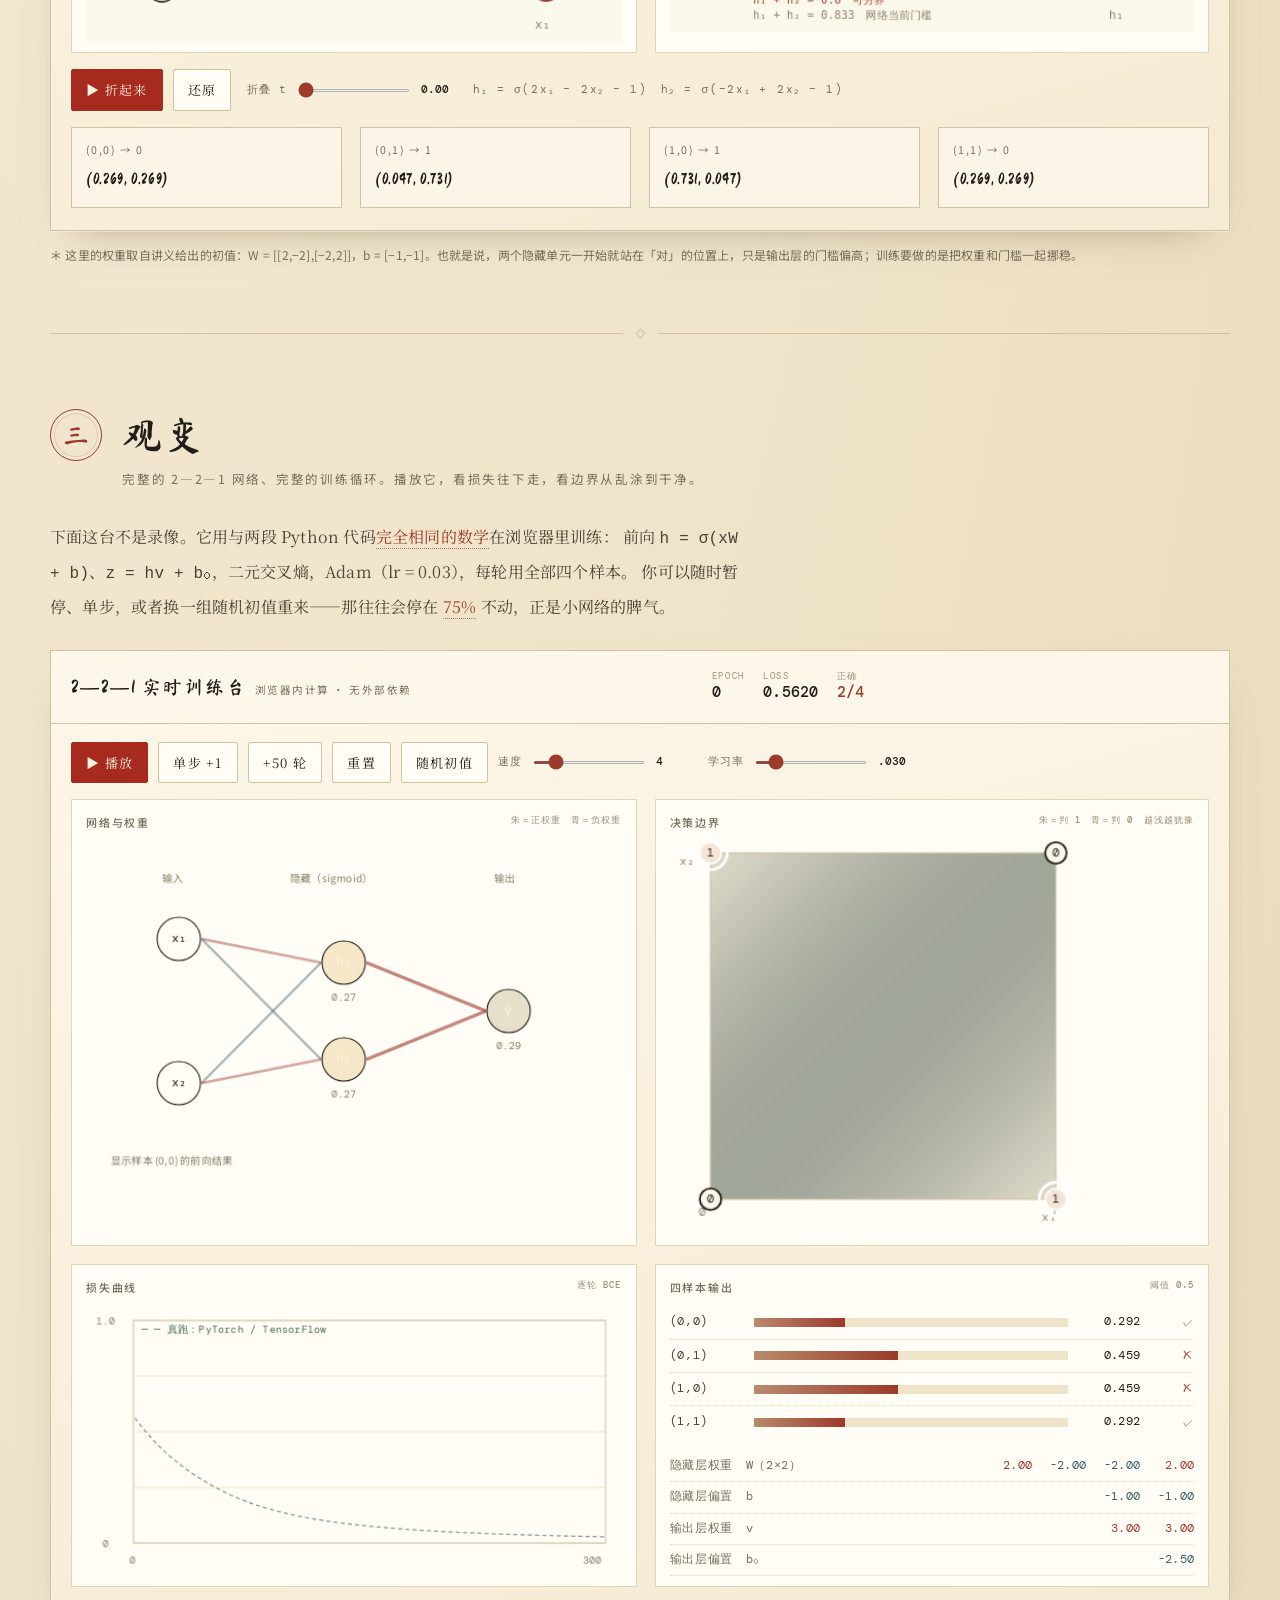
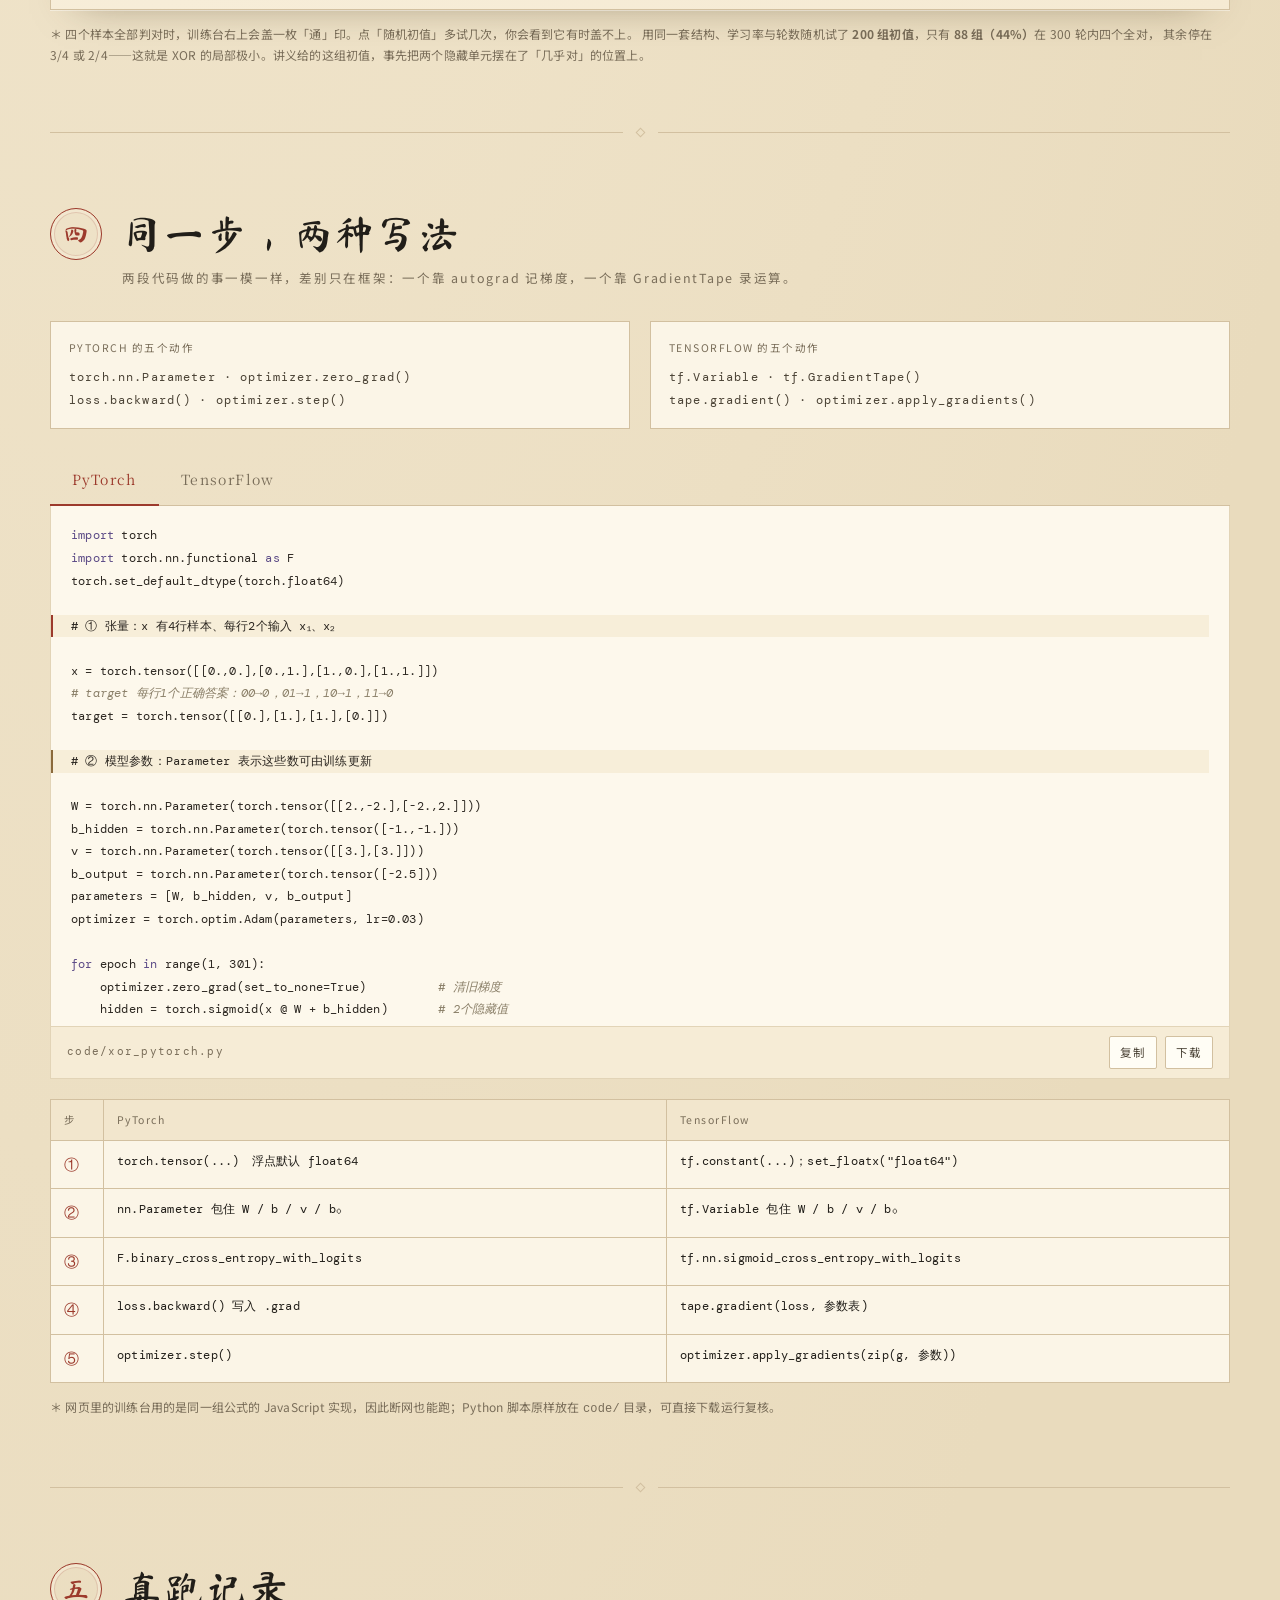
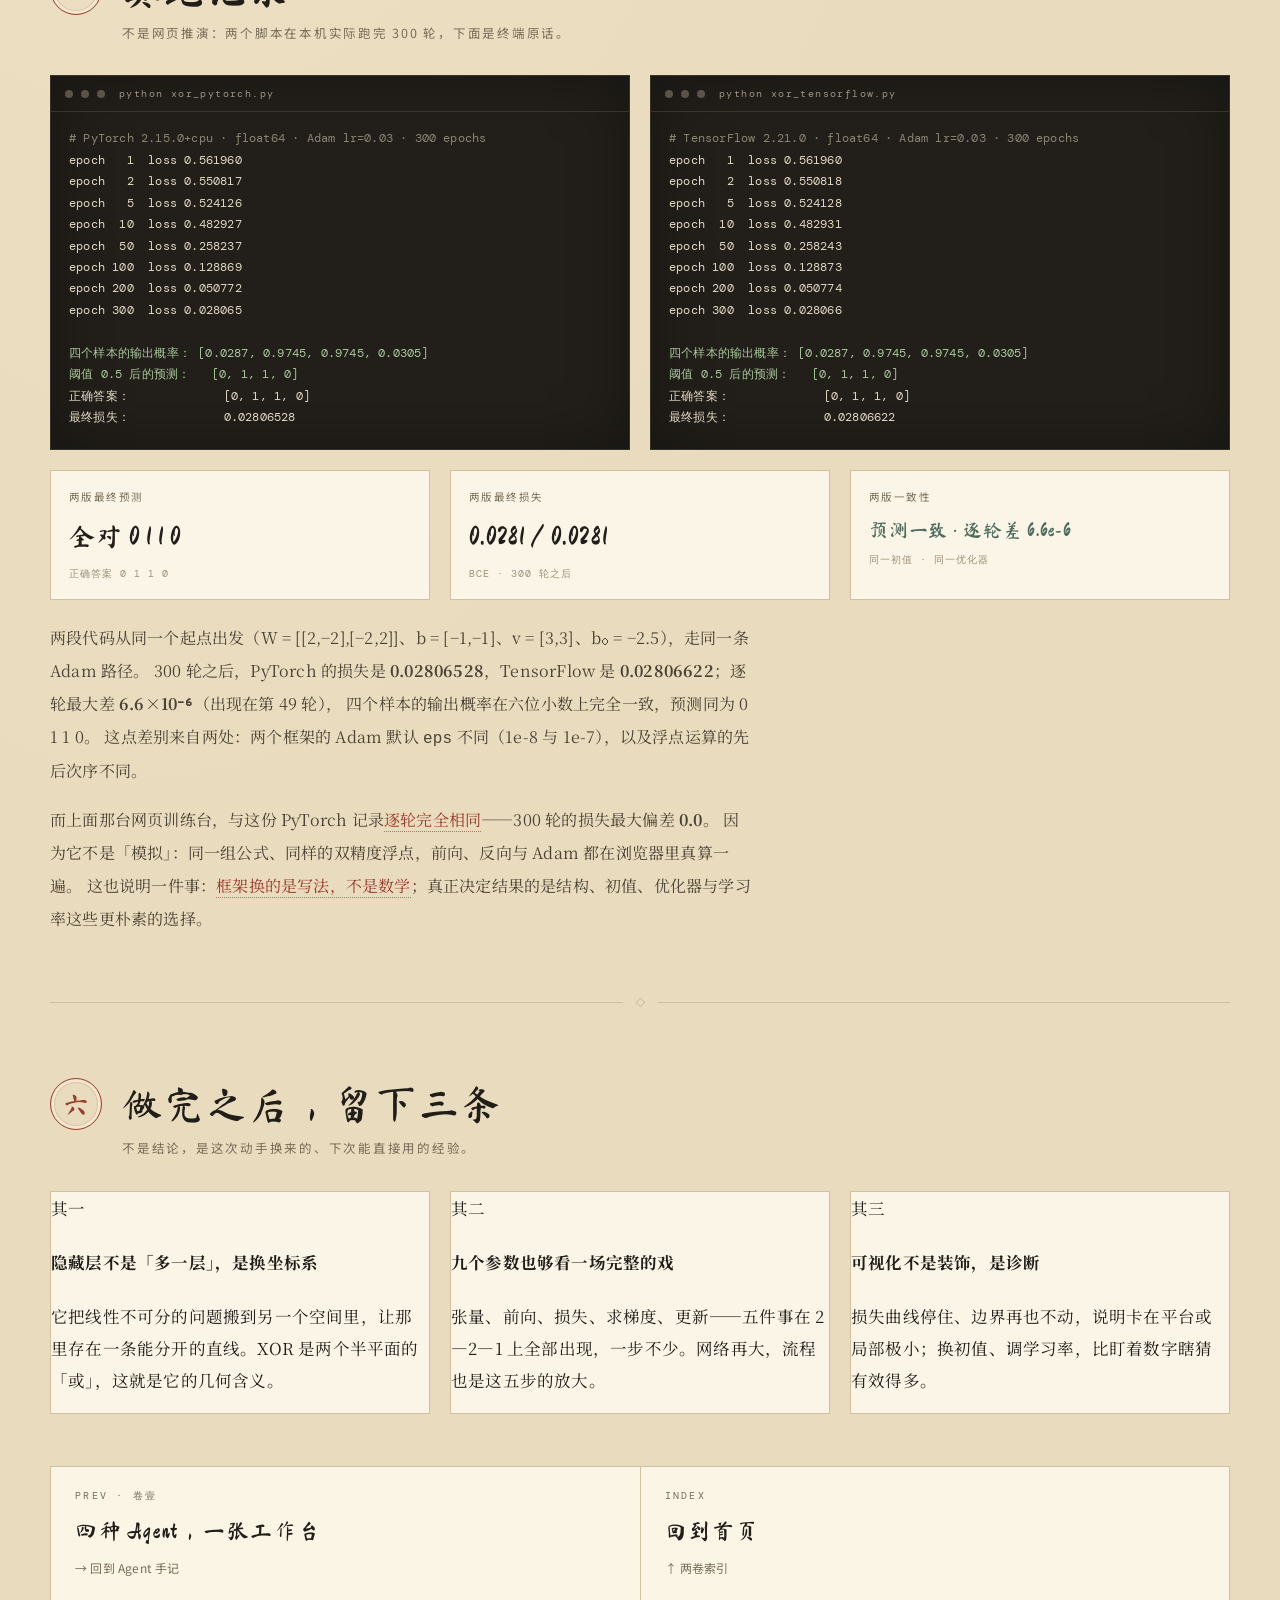
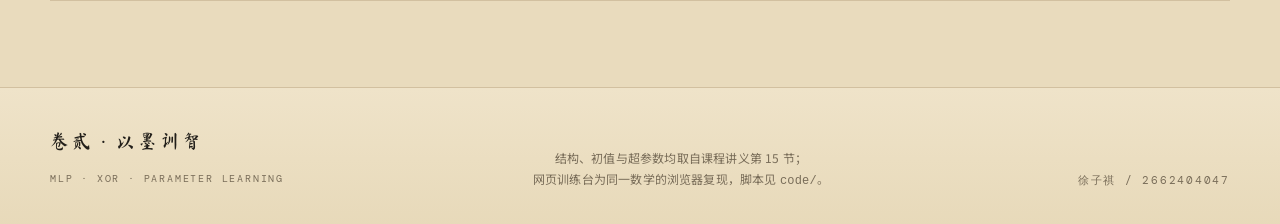
<file: homework2.html>
<!doctype html>
<html lang="zh-CN">
<head>
<meta charset="utf-8">
<meta name="viewport" content="width=device-width, initial-scale=1">
<meta name="theme-color" content="#f2e7cf">
<title>卷贰 · 以墨训智：九参数参透异或｜课业墨存</title>
<meta name="description" content="用 PyTorch 与 TensorFlow 实现 2—2—1 多层感知机解决异或问题，并在网页里实时观看参数学习与决策边界的变化。">
<link rel="icon" href="assets/favicon.svg" type="image/svg+xml">
<link rel="preconnect" href="https://fonts.googleapis.com">
<link rel="preconnect" href="https://fonts.gstatic.com" crossorigin>
<link href="https://fonts.googleapis.com/css2?family=Ma+Shan+Zheng&family=Noto+Serif+SC:wght@300;400;600;700&family=Noto+Sans+SC:wght@300;400;500&family=DM+Mono:wght@400;500&display=swap" rel="stylesheet">
<link rel="stylesheet" href="assets/style.css">
<style>
/* ================= 卷贰专用 ================= */
.head{padding:56px 0 26px}
.head h1{
  font-family:var(--kai);font-weight:400;margin:18px 0 0;
  font-size:clamp(42px,6vw,80px);line-height:1.12;letter-spacing:.06em;
}
.head h1 .c{color:var(--cinnabar)}
.head .lede{margin:20px 0 0;max-width:36em;color:var(--ink-2);line-height:2.05}
.facts{display:grid;grid-template-columns:repeat(4,1fr);gap:1px;background:var(--line);border:1px solid var(--line);margin-top:30px}
.facts div{background:#faf3e2;padding:16px 14px}
.facts b{display:block;font-family:var(--kai);font-size:26px;color:var(--cinnabar);line-height:1.2}
.facts span{font-family:var(--hei);font-size:10.5px;letter-spacing:.14em;color:var(--ink-3)}

.task{border:1px solid var(--line);background:linear-gradient(150deg,#fbf5e7,#f1e5cc);padding:30px 34px;position:relative;margin-top:34px}
.task::before{content:"課題";position:absolute;top:-11px;left:32px;background:#f5ead4;padding:0 10px;font-family:var(--kai);font-size:13px;letter-spacing:.3em;color:var(--cinnabar)}
.task p{margin:0 0 8px;font-family:var(--kaiti);font-size:17.5px;line-height:2;color:#2a251d}
.task p:last-child{margin:0}
.task .src{font-family:var(--mono);font-size:10px;letter-spacing:.16em;color:var(--ink-4);margin-top:12px}

/* 三个境界 */
.realm{display:flex;gap:10px;flex-wrap:wrap;margin:34px 0 0}
.realm a{
  flex:1 1 200px;border:1px solid var(--line);background:#fbf5e7;padding:16px 18px;
  display:flex;flex-direction:column;gap:5px;transition:.3s;
}
.realm a:hover{background:#fff8e9;transform:translateY(-2px);box-shadow:var(--shadow-paper)}
.realm .n{font-family:var(--kai);font-size:12px;letter-spacing:.3em;color:var(--cinnabar)}
.realm .t{font-family:var(--kai);font-size:19px;letter-spacing:.06em}
.realm .d{font-family:var(--hei);font-size:11.5px;color:var(--ink-3);letter-spacing:.04em}

.sect{padding-top:8px}
.sect + .sect{margin-top:8px}
.body-txt{color:var(--ink-2);font-size:16px;line-height:2.05;max-width:44em}
.body-txt em{font-style:normal;color:var(--cinnabar);border-bottom:1px dotted #b57363}

/* 实验台通用 */
.lab{border:1px solid var(--line);background:linear-gradient(165deg,#fdf7e9,#f5ead3);box-shadow:var(--shadow-paper);position:relative}
.lab-top{
  display:flex;align-items:center;justify-content:space-between;gap:16px;flex-wrap:wrap;
  padding:14px 20px;border-bottom:1px solid var(--line);background:#fffaee88;
}
.lab-top .ttl{font-family:var(--kai);font-size:19px;letter-spacing:.1em;color:var(--ink)}
.lab-top .ttl small{font-family:var(--hei);font-size:10.5px;letter-spacing:.14em;color:var(--ink-3);margin-left:8px}
.chips{display:flex;gap:18px;flex-wrap:wrap}
.chip{display:flex;flex-direction:column;line-height:1.3}
.chip span{font-family:var(--mono);font-size:9px;letter-spacing:.18em;color:var(--ink-4);text-transform:uppercase}
.chip b{font-family:var(--mono);font-size:15px;font-weight:500;color:var(--ink);letter-spacing:.02em}
.chip b.ok{color:var(--jade)}
.chip b.bad{color:var(--cinnabar)}

.lab-body{padding:18px 20px 22px}
.ctl{display:flex;align-items:center;gap:10px;flex-wrap:wrap;margin-bottom:16px}
.btn-sm{
  padding:7px 14px;border:1px solid var(--line);background:#fffdf6;border-radius:2px;
  font-family:var(--song);font-size:13px;letter-spacing:.1em;transition:.2s;
}
.btn-sm:hover{border-color:var(--ink);background:#fff}
.btn-sm.primary{background:var(--seal);border-color:var(--seal);color:#fdf2df}
.btn-sm.primary:hover{background:#8c1f16}
.btn-sm:disabled{opacity:.4;cursor:not-allowed}
.sl{display:flex;align-items:center;gap:9px;font-family:var(--mono);font-size:10.5px;letter-spacing:.1em;color:var(--ink-3)}
.sl input[type=range]{width:112px;accent-color:var(--cinnabar);height:3px}
.sl b{font-family:var(--mono);color:var(--ink);font-weight:500;min-width:42px;letter-spacing:0}

.grid-lab{display:grid;grid-template-columns:1.02fr 1fr;gap:18px}
.cell{border:1px solid var(--line-soft);background:#fffdf6;padding:12px 14px 10px;position:relative}
.cell h4{
  margin:0 0 8px;font-family:var(--hei);font-size:11px;font-weight:500;
  letter-spacing:.16em;color:var(--ink-3);display:flex;justify-content:space-between;gap:8px;
}
.cell h4 em{font-style:normal;font-family:var(--mono);font-size:9px;letter-spacing:.12em;color:var(--ink-4)}
.cell canvas{display:block;width:100%;height:auto}

/* 输出表 */
.prow{display:grid;grid-template-columns:74px 1fr 62px 44px;align-items:center;gap:10px;padding:5px 0;border-bottom:1px dotted #e3d6ba;font-family:var(--mono);font-size:11.5px}
.prow:last-child{border-bottom:0}
.prow .q{color:var(--ink-2);letter-spacing:.06em}
.prow .bar{height:9px;background:#efe3c9;position:relative;overflow:hidden;border-radius:1px}
.prow .bar i{position:absolute;left:0;top:0;bottom:0;background:linear-gradient(90deg,#b98a6c,#9c3a2c);transition:width .18s}
.prow .v{text-align:right;color:var(--ink)}
.prow .ok{text-align:right;color:var(--jade);font-size:10px;letter-spacing:.1em}
.prow .no{text-align:right;color:var(--cinnabar);font-size:10px;letter-spacing:.1em}

/* 参数字表 */
.params{display:grid;grid-template-columns:1fr;gap:0;margin-top:6px}
.params div{display:flex;justify-content:space-between;align-items:baseline;border-bottom:1px dotted #e3d6ba;padding:4px 0;font-family:var(--mono);font-size:11.5px}
.params .k{color:var(--ink-3);letter-spacing:.06em}
.params .val{display:flex;gap:8px}
.params .val i{font-style:normal;min-width:46px;text-align:right}
.params .val i.pos{color:var(--cinnabar)}
.params .val i.neg{color:#3d5c6b}

/* 印章 */
.stamp{
  width:44px;height:44px;display:grid;place-items:center;flex:0 0 44px;
  border:2px solid var(--seal);color:var(--seal);font-family:var(--kai);font-size:19px;
  border-radius:3px;opacity:0;transform:rotate(-8deg) scale(.5);transition:.5s cubic-bezier(.2,1.5,.4,1);
  pointer-events:none;
}
.stamp.on{opacity:.9;transform:rotate(-8deg) scale(1)}

/* 代码对照 */
.tabs{display:flex;gap:0;border-bottom:1px solid var(--line);margin-bottom:0}
.tabs button{
  padding:11px 22px;font-family:var(--song);font-size:14px;letter-spacing:.1em;color:var(--ink-3);
  border-bottom:2px solid transparent;margin-bottom:-1px;transition:.2s;
}
.tabs button.on{color:var(--cinnabar);border-bottom-color:var(--cinnabar)}
.code-shell{position:relative;background:#fdf8ec;border:1px solid var(--line-soft);border-top:0}
pre.code{
  margin:0;padding:18px 20px 20px;overflow:auto;max-height:520px;
  font-family:var(--mono);font-size:12.2px;line-height:1.85;color:#2b2620;
  tab-size:2;white-space:pre;
}
pre.code .cm{color:#8a7f68;font-style:italic}
pre.code .st{color:#9c3a2c}
pre.code .kw{color:#5b4a86}
pre.code .fn{color:#3d5c6b}
pre.code .step{border-left:2px solid #c9b48c;margin-left:-20px;padding-left:18px;display:block;background:#f7eed9}
pre.code .s1{border-left-color:#9c3a2c}
pre.code .s2{border-left-color:#8b6a3c}
pre.code .s3{border-left-color:#3d5c6b}
pre.code .s4{border-left-color:#4c6b5c}
pre.code .s5{border-left-color:#6b4c6b}
.code-bar{display:flex;justify-content:space-between;align-items:center;gap:12px;padding:9px 16px;border-top:1px solid var(--line-soft);background:#f6ecd6}
.code-bar .fname{font-family:var(--mono);font-size:10.5px;letter-spacing:.12em;color:var(--ink-3)}
.code-bar .acts{display:flex;gap:8px}
.code-bar a,.code-bar button{font-family:var(--hei);font-size:11.5px;letter-spacing:.08em;color:var(--ink-2);border:1px solid var(--line);padding:4px 10px;border-radius:2px;background:#fffdf5}
.code-bar a:hover,.code-bar button:hover{border-color:var(--ink);color:var(--ink)}

/* 步骤对照表 */
.map{display:grid;grid-template-columns:52px 1fr 1fr;gap:1px;background:var(--line);border:1px solid var(--line);margin-top:20px;font-size:12.5px}
.map > div{background:#fbf5e7;padding:11px 13px;font-family:var(--mono);font-size:11.5px;line-height:1.7}
.map > div.hd{background:#f2e6cd;font-family:var(--hei);font-size:10.5px;letter-spacing:.14em;color:var(--ink-3)}
.map .stp{font-family:var(--kai);font-size:15px;color:var(--cinnabar);letter-spacing:.06em}

/* 终端 */
.term{background:#221f1a;border:1px solid #37312a;box-shadow:inset 0 0 60px #00000055}
.term-bar{display:flex;align-items:center;gap:8px;padding:8px 14px;border-bottom:1px solid #3a342c}
.term-bar i{width:8px;height:8px;border-radius:50%;background:#5c5348;display:block}
.term-bar span{font-family:var(--mono);font-size:10px;letter-spacing:.14em;color:#9d9484;margin-left:6px}
.term pre{margin:0;padding:16px 18px 20px;font-family:var(--mono);font-size:11.6px;line-height:1.85;color:#e2d8c3;overflow:auto;max-height:420px}
.term pre .dim{color:#8d8574}
.term pre .ok{color:#a9c99a}
.term pre .hl{color:#e0a48f}

.two{display:grid;grid-template-columns:1fr 1fr;gap:20px}
.metric{border:1px solid var(--line);background:#fbf5e7;padding:16px 18px}
.metric .k{font-family:var(--hei);font-size:10.5px;letter-spacing:.14em;color:var(--ink-3)}
.metric .v{font-family:var(--kai);font-size:26px;letter-spacing:.04em;color:var(--ink);margin-top:4px}
.metric .d{font-family:var(--mono);font-size:10px;letter-spacing:.1em;color:var(--ink-4);margin-top:2px}

@media(max-width:960px){
  .grid-lab{grid-template-columns:1fr}
  .facts{grid-template-columns:repeat(2,1fr)}
  .two{grid-template-columns:1fr}
  .map{grid-template-columns:40px 1fr 1fr;font-size:11px}
}
</style>
</head>
<body>
<div class="page">

  <header class="topbar">
    <div class="wrap topbar-in">
      <a class="brand" href="index.html">
        <span class="seal-mark">徐</span>
        <span class="brand-txt"><b>课业墨存</b><span>ARTIFICIAL INTELLIGENCE · 2026</span></span>
      </a>
      <nav class="nav">
        <a href="index.html"><span class="num">〇</span>首页</a>
        <a href="homework1.html"><span class="num">壹</span>作业一</a>
        <a href="homework2.html" class="on"><span class="num">贰</span>作业二</a>
      </nav>
    </div>
  </header>

  <!-- ============ 卷首 ============ -->
  <section class="head wrap">
    <span class="eyebrow">卷 贰 · 第二篇 第 15 节 · MLP 学习参数的实现与可视化</span>
    <h1>以墨训智<br><span class="c">九参数参透异或</span></h1>
    <p class="lede">
      异或只有四个样本，却让单层感知机彻底失手——因为一条直线分不开「相异」与「相同」这两种组合。
      加两个隐藏单元，网络就学会了把平面折起来。这一卷做的事：把这两句话，
      用 PyTorch 与 TensorFlow 各写一遍，再把九个参数怎么一步步挪到位，摊在你面前。
    </p>

    <div class="facts">
      <div><b>2—2—1</b><span>网络结构</span></div>
      <div><b>9</b><span>可学参数</span></div>
      <div><b>300</b><span>训练轮次</span></div>
      <div><b>0.03</b><span>ADAM 学习率</span></div>
    </div>

    <div class="task">
      <p>「第二次作业是第二篇 15 节 MLP 学习参数的实现和可视化，作业请完成并展示在自己的网站上。」</p>
      <p style="font-family:var(--song);font-size:14.5px;color:var(--ink-3);line-height:1.9">
        据此，本卷给出两件事：一是<b>能跑的实现</b>（讲义原样的 2—2—1 结构，PyTorch 与 TensorFlow 双版本，脚本可下载）；
        二是<b>看得见的参数学习</b>——训练台由浏览器当场计算，可播放、可单步、可改初始权重，损失曲线与决策边界逐轮变化。
      </p>
      <div class="src">TASK FROM · 课程群通知　｜　REFERENCE · 朱梦尧《人工智能概论》第 15 节</div>
    </div>

    <div class="realm">
      <a href="#realm1"><span class="n">第一境</span><span class="t">一线之界</span><span class="d">单层感知机为什么不行</span></a>
      <a href="#realm2"><span class="n">第二境</span><span class="t">折地成界</span><span class="d">隐藏层把平面折起来</span></a>
      <a href="#realm3"><span class="n">第三境</span><span class="t">观变</span><span class="d">九个参数怎样走到位</span></a>
    </div>
  </section>

  <div class="wrap"><div class="divider"><i></i></div></div>

  <!-- ============ 第一境 ============ -->
  <section class="wrap sect" id="realm1">
    <div class="chapter">
      <span class="seal-no">一</span>
      <div>
        <h2>一线之界</h2>
        <p class="sub">单层感知机的全部本领，是在平面上画一条直线。先亲手把这条线挪到无路可走。</p>
      </div>
    </div>

    <p class="body-txt">
      异或的四个样本摆在正方形的四个角：<em>(0,0) 与 (1,1) 该输出 0</em>，
      <em>(0,1) 与 (1,0) 该输出 1</em>。同类点坐在对角，异类点互相挨着。
      下面这条线由三个数决定——<code>w₁、w₂</code> 管方向，<code>b</code> 管平移。
      你可以拖动滑块去找，也可以让机器替你穷举十万条。
    </p>

    <div class="lab" style="margin-top:26px">
      <div class="lab-top">
        <div class="ttl">单层感知机 · 划线实验<small>y = 1 若 w₁x₁ + w₂x₂ + b ≥ 0</small></div>
        <div class="chips">
          <div class="chip"><span>正确率</span><b id="p1acc">—</b></div>
          <div class="chip"><span>分错</span><b id="p1wrong">—</b></div>
        </div>
      </div>
      <div class="lab-body">
        <div class="grid-lab" style="grid-template-columns:1.15fr 1fr;align-items:start">
          <div class="cell">
            <h4>输入平面 x₁–x₂ <em>实心＝输出 1　空心＝输出 0</em></h4>
            <canvas id="c1" width="520" height="440"></canvas>
          </div>
          <div>
            <div class="cell" style="margin-bottom:14px">
              <h4>三个数决定一条线 <em>拖动试试</em></h4>
              <div class="sl" style="margin-bottom:10px"><span style="width:26px">w₁</span><input id="w1" type="range" min="-4" max="4" step="0.05" value="1"><b id="w1v">1.00</b></div>
              <div class="sl" style="margin-bottom:10px"><span style="width:26px">w₂</span><input id="w2" type="range" min="-4" max="4" step="0.05" value="1"><b id="w2v">1.00</b></div>
              <div class="sl" style="margin-bottom:14px"><span style="width:26px">b</span><input id="bb" type="range" min="-3" max="3" step="0.05" value="-1.5"><b id="bbv">-1.50</b></div>
              <div class="ctl" style="margin:0">
                <button class="btn-sm" id="p1rand">换一条线</button>
                <button class="btn-sm primary" id="p1search">穷举十万条</button>
                <button class="btn-sm" id="p1reset">回到竖直</button>
              </div>
            </div>
            <div class="note" id="p1verdict" style="font-size:16px">
              先随便挪一挪，看看能不能让四个点全部对上。
            </div>
            <div class="cell" style="margin-top:16px">
              <h4>读法 <em>一条线的全部自由度</em></h4>
              <div class="tiny" style="line-height:1.95">
                <b>w₁、w₂</b> 是这条线的法向量，决定它朝哪边斜；<br>
                <b>b</b> 决定它离原点多远，正负号决定往哪一侧偏；<br>
                <b>z ≥ 0</b> 判 1，<b>z &lt; 0</b> 判 0。<br>
                三个数一起调，能画出平面上所有直线——也只有直线。
              </div>
            </div>
          </div>
        </div>
      </div>
    </div>
    <p class="tiny" style="margin-top:14px">
      ＊ 穷举是对 (w₁, w₂, b) 做十万次随机采样后取最优——最好的结果也只有 <b>75%</b>，因为四个点对角分布，任何一条直线都必然切错一对。
    </p>
  </section>

  <div class="wrap"><div class="divider"><i></i></div></div>

  <!-- ============ 第二境 ============ -->
  <section class="wrap sect" id="realm2">
    <div class="chapter">
      <span class="seal-no">二</span>
      <div>
        <h2>折地成界</h2>
        <p class="sub">既然一条线不够，就让隐藏层先把输入组合成两个中间特征，再在中间特征上划线。</p>
      </div>
    </div>

    <p class="body-txt">
      讲义把异或写成 <code>(x₁ ∧ ¬x₂) ∨ (¬x₁ ∧ x₂)</code>：要么「有其一而无其二」，要么反过来。
      于是给网络配两位门客——<br>
      <b>甲</b>：只看 x₁ 有、x₂ 无，这类情况举手；<b>乙</b>：只看 x₂ 有、x₁ 无，那类情况举手。最后由输出层合议：<em>谁举手都算通过</em>。
      数学上，这两句话就是两条平行的斜线，把平面切成三条带子；四个点被搬到 <code>h₁–h₂</code> 平面后，<em>一条直线就能分开</em>。
      不过要留意：输出层的 <code>v、b₀</code> 初值把门槛设在 0.833，偏高了，所以一开始还差一个点判错——<em>把门槛挪到 0.6 附近才全对，这正是训练要做的事</em>。
    </p>

    <div class="lab" style="margin-top:26px">
      <div class="lab-top">
        <div class="ttl">隐藏层变换 · 折叠实验<small>把 x 平面的四个点搬到 h 平面</small></div>
        <div class="chips">
          <div class="chip"><span>折叠进度</span><b id="h2t">0%</b></div>
        </div>
      </div>
      <div class="lab-body">
        <p class="tiny" style="margin:0 0 14px">
          <b style="color:#9c3a2c">朱色虚线</b>　h₁ 判「有 x₁ 而无 x₂」
          　　<b style="color:#3d5c6b">青色虚线</b>　h₂ 判「有 x₂ 而无 x₁」——两线平行，把平面切成三条带子。
        </p>
        <div class="grid-lab">
          <div class="cell">
            <h4>原空间 x₁–x₂ <em>两条斜线＝两个隐藏单元的判据</em></h4>
            <canvas id="c2a" width="480" height="440"></canvas>
          </div>
          <div class="cell">
            <h4>隐藏空间 h₁–h₂ <em>一条直线即可分开</em></h4>
            <canvas id="c2b" width="480" height="440"></canvas>
          </div>
        </div>
        <div class="ctl" style="margin:16px 0 0">
          <button class="btn-sm primary" id="h2play">▶ 折起来</button>
          <button class="btn-sm" id="h2reset">还原</button>
          <div class="sl" style="margin-left:6px"><span>折叠 t</span><input id="h2sl" type="range" min="0" max="100" step="1" value="0"><b id="h2tv">0.00</b></div>
          <span class="mono" id="h2hint">h₁ = σ(2x₁ − 2x₂ − 1)　h₂ = σ(−2x₁ + 2x₂ − 1)</span>
        </div>
        <div class="grid4" style="margin-top:16px">
          <div class="metric" style="padding:12px 14px"><div class="k">(0,0) → 0</div><div class="v" style="font-size:16px" id="h00">—</div></div>
          <div class="metric" style="padding:12px 14px"><div class="k">(0,1) → 1</div><div class="v" style="font-size:16px" id="h01">—</div></div>
          <div class="metric" style="padding:12px 14px"><div class="k">(1,0) → 1</div><div class="v" style="font-size:16px" id="h10">—</div></div>
          <div class="metric" style="padding:12px 14px"><div class="k">(1,1) → 0</div><div class="v" style="font-size:16px" id="h11">—</div></div>
        </div>
      </div>
    </div>
    <p class="tiny" style="margin-top:14px">
      ＊ 这里的权重取自讲义给出的初值：W = [[2,−2],[−2,2]]，b = [−1,−1]。也就是说，两个隐藏单元一开始就站在「对」的位置上，只是输出层的门槛偏高；训练要做的是把权重和门槛一起挪稳。
    </p>
  </section>

  <div class="wrap"><div class="divider"><i></i></div></div>

  <!-- ============ 第三境 ============ -->
  <section class="wrap sect" id="realm3">
    <div class="chapter">
      <span class="seal-no">三</span>
      <div>
        <h2>观变</h2>
        <p class="sub">完整的 2—2—1 网络、完整的训练循环。播放它，看损失往下走，看边界从乱涂到干净。</p>
      </div>
    </div>

    <p class="body-txt">
      下面这台不是录像。它用与两段 Python 代码<em>完全相同的数学</em>在浏览器里训练：
      前向 <code>h = σ(xW + b)</code>、<code>z = hv + b₀</code>，二元交叉熵，Adam（lr = 0.03），每轮用全部四个样本。
      你可以随时暂停、单步，或者换一组随机初值重来——那往往会停在 <em>75%</em> 不动，正是小网络的脾气。
    </p>

    <div class="lab" style="margin-top:26px">
      <div class="lab-top">
        <div class="ttl">2—2—1 实时训练台<small>浏览器内计算 · 无外部依赖</small></div>
        <div class="chips">
          <div class="chip"><span>Epoch</span><b id="mEp">0</b></div>
          <div class="chip"><span>Loss</span><b id="mLoss">—</b></div>
          <div class="chip"><span>正确</span><b id="mAcc">0/4</b></div>
        </div>
        <div class="stamp" id="stamp">通</div>
      </div>
      <div class="lab-body">
        <div class="ctl">
          <button class="btn-sm primary" id="mPlay">▶ 播放</button>
          <button class="btn-sm" id="mStep">单步 +1</button>
          <button class="btn-sm" id="mJump">+50 轮</button>
          <button class="btn-sm" id="mReset">重置</button>
          <button class="btn-sm" id="mRand">随机初值</button>
          <div class="sl"><span>速度</span><input id="mSpeed" type="range" min="1" max="20" step="1" value="4"><b id="mSpeedV">4</b></div>
          <div class="sl"><span>学习率</span><input id="mLr" type="range" min="0.005" max="0.2" step="0.005" value="0.03"><b id="mLrV">.030</b></div>
        </div>

        <div class="grid-lab">
          <div class="cell">
            <h4>网络与权重 <em>朱＝正权重　青＝负权重</em></h4>
            <canvas id="cNet" width="520" height="330"></canvas>
          </div>
          <div class="cell">
            <h4>决策边界 <em>朱＝判 1　青＝判 0　越浅越犹豫</em></h4>
            <canvas id="cField" width="440" height="330"></canvas>
          </div>
          <div class="cell">
            <h4>损失曲线 <em>逐轮 BCE</em></h4>
            <canvas id="cLoss" width="520" height="260"></canvas>
          </div>
          <div class="cell">
            <h4>四样本输出 <em>阈值 0.5</em></h4>
            <div id="prows"></div>
            <div class="params" id="ptable" style="margin-top:12px"></div>
          </div>
        </div>
      </div>
    </div>
    <p class="tiny" style="margin-top:14px">
      ＊ 四个样本全部判对时，训练台右上会盖一枚「通」印。点「随机初值」多试几次，你会看到它有时盖不上。
      用同一套结构、学习率与轮数随机试了 <b>200 组初值</b>，只有 <b>88 组（44%）</b>在 300 轮内四个全对，
      其余停在 3/4 或 2/4——这就是 XOR 的局部极小。讲义给的这组初值，事先把两个隐藏单元摆在了「几乎对」的位置上。
    </p>
  </section>

  <div class="wrap"><div class="divider"><i></i></div></div>

  <!-- ============ 代码 ============ -->
  <section class="wrap sect" id="code">
    <div class="chapter">
      <span class="seal-no">四</span>
      <div>
        <h2>同一步，两种写法</h2>
        <p class="sub">两段代码做的事一模一样，差别只在框架：一个靠 autograd 记梯度，一个靠 GradientTape 录运算。</p>
      </div>
    </div>

    <div class="two" style="margin-bottom:26px">
      <div class="metric">
        <div class="k">PYTORCH 的五个动作</div>
        <div class="d" style="font-family:var(--mono);font-size:11.5px;line-height:2;color:var(--ink-2);margin-top:8px">
          torch.nn.Parameter · optimizer.zero_grad()<br>
          loss.backward() · optimizer.step()
        </div>
      </div>
      <div class="metric">
        <div class="k">TENSORFLOW 的五个动作</div>
        <div class="d" style="font-family:var(--mono);font-size:11.5px;line-height:2;color:var(--ink-2);margin-top:8px">
          tf.Variable · tf.GradientTape()<br>
          tape.gradient() · optimizer.apply_gradients()
        </div>
      </div>
    </div>

    <div class="tabs">
      <button class="on" data-tab="torch">PyTorch</button>
      <button data-tab="tf">TensorFlow</button>
    </div>

    <div class="code-shell" id="paneTorch">
      <pre class="code" id="codeTorch"></pre>
      <div class="code-bar">
        <span class="fname">code/xor_pytorch.py</span>
        <div class="acts">
          <button data-copy="torch">复制</button>
          <a href="code/xor_pytorch.py" download>下载</a>
        </div>
      </div>
    </div>

    <div class="code-shell" id="paneTf" style="display:none">
      <pre class="code" id="codeTf"></pre>
      <div class="code-bar">
        <span class="fname">code/xor_tensorflow.py</span>
        <div class="acts">
          <button data-copy="tf">复制</button>
          <a href="code/xor_tensorflow.py" download>下载</a>
        </div>
      </div>
    </div>

    <div class="map">
      <div class="hd">步</div><div class="hd">PyTorch</div><div class="hd">TensorFlow</div>
      <div class="stp">①</div><div>torch.tensor(...)　浮点默认 float64</div><div>tf.constant(...)；set_floatx("float64")</div>
      <div class="stp">②</div><div>nn.Parameter 包住 W / b / v / b₀</div><div>tf.Variable 包住 W / b / v / b₀</div>
      <div class="stp">③</div><div>F.binary_cross_entropy_with_logits</div><div>tf.nn.sigmoid_cross_entropy_with_logits</div>
      <div class="stp">④</div><div>loss.backward() 写入 .grad</div><div>tape.gradient(loss, 参数表)</div>
      <div class="stp">⑤</div><div>optimizer.step()</div><div>optimizer.apply_gradients(zip(g, 参数))</div>
    </div>
    <p class="tiny" style="margin-top:14px">
      ＊ 网页里的训练台用的是同一组公式的 JavaScript 实现，因此断网也能跑；Python 脚本原样放在 <code>code/</code> 目录，可直接下载运行复核。
    </p>
  </section>

  <div class="wrap"><div class="divider"><i></i></div></div>

  <!-- ============ 实跑 ============ -->
  <section class="wrap sect" id="run">
    <div class="chapter">
      <span class="seal-no">五</span>
      <div>
        <h2>真跑记录</h2>
        <p class="sub">不是网页推演：两个脚本在本机实际跑完 300 轮，下面是终端原话。</p>
      </div>
    </div>

    <div class="two">
      <div class="term">
        <div class="term-bar"><i></i><i></i><i></i><span>python xor_pytorch.py</span></div>
        <pre id="termTorch"><span class="dim">运行中，正在读取实跑结果…</span></pre>
      </div>
      <div class="term">
        <div class="term-bar"><i></i><i></i><i></i><span>python xor_tensorflow.py</span></div>
        <pre id="termTf"><span class="dim">运行中，正在读取实跑结果…</span></pre>
      </div>
    </div>

    <div class="grid3" style="margin-top:20px">
      <div class="metric"><div class="k">两版最终预测</div><div class="v" id="runPred">—</div><div class="d" id="runPredNote">正确答案 0 1 1 0</div></div>
      <div class="metric"><div class="k">两版最终损失</div><div class="v" id="runLoss">—</div><div class="d">BCE · 300 轮之后</div></div>
      <div class="metric"><div class="k">两版一致性</div><div class="v" id="runSame">—</div><div class="d">同一初值 · 同一优化器</div></div>
    </div>

    <p class="body-txt" style="margin-top:22px">
      两段代码从同一个起点出发（W = [[2,−2],[−2,2]]、b = [−1,−1]、v = [3,3]、b₀ = −2.5），走同一条 Adam 路径。
      300 轮之后，PyTorch 的损失是 <b>0.02806528</b>，TensorFlow 是 <b>0.02806622</b>；逐轮最大差 <b>6.6×10⁻⁶</b>（出现在第 49 轮），
      四个样本的输出概率在六位小数上完全一致，预测同为 0 1 1 0。
      这点差别来自两处：两个框架的 Adam 默认 <code>eps</code> 不同（1e-8 与 1e-7），以及浮点运算的先后次序不同。
    </p>
    <p class="body-txt" style="margin-top:14px">
      而上面那台网页训练台，与这份 PyTorch 记录<em>逐轮完全相同</em>——300 轮的损失最大偏差 <b>0.0</b>。
      因为它不是「模拟」：同一组公式、同样的双精度浮点，前向、反向与 Adam 都在浏览器里真算一遍。
      这也说明一件事：<em>框架换的是写法，不是数学</em>；真正决定结果的是结构、初值、优化器与学习率这些更朴素的选择。
    </p>
  </section>

  <div class="wrap"><div class="divider"><i></i></div></div>

  <!-- ============ 结语 ============ -->
  <section class="wrap sect">
    <div class="chapter">
      <span class="seal-no">六</span>
      <div>
        <h2>做完之后，留下三条</h2>
        <p class="sub">不是结论，是这次动手换来的、下次能直接用的经验。</p>
      </div>
    </div>
    <div class="grid3">
      <div class="verdict" style="border:1px solid var(--line);background:#fbf5e7">
        <span class="mark">其一</span>
        <h4>隐藏层不是「多一层」，是换坐标系</h4>
        <p>它把线性不可分的问题搬到另一个空间里，让那里存在一条能分开的直线。XOR 是两个半平面的「或」，这就是它的几何含义。</p>
      </div>
      <div class="verdict" style="border:1px solid var(--line);background:#fbf5e7">
        <span class="mark">其二</span>
        <h4>九个参数也够看一场完整的戏</h4>
        <p>张量、前向、损失、求梯度、更新——五件事在 2—2—1 上全部出现，一步不少。网络再大，流程也是这五步的放大。</p>
      </div>
      <div class="verdict" style="border:1px solid var(--line);background:#fbf5e7">
        <span class="mark">其三</span>
        <h4>可视化不是装饰，是诊断</h4>
        <p>损失曲线停住、边界再也不动，说明卡在平台或局部极小；换初值、调学习率，比盯着数字瞎猜有效得多。</p>
      </div>
    </div>

    <div class="switcher" style="margin-top:52px">
      <a href="homework1.html">
        <span class="k">PREV · 卷壹</span>
        <span class="t">四种 Agent，一张工作台</span>
        <span class="arw">→ 回到 Agent 手记</span>
      </a>
      <a href="index.html">
        <span class="k">INDEX</span>
        <span class="t">回到首页</span>
        <span class="arw">↑ 两卷索引</span>
      </a>
    </div>
  </section>

  <footer class="foot">
    <div class="wrap foot-in">
      <div><div class="sig">卷贰 · 以墨训智</div><small>MLP · XOR · PARAMETER LEARNING</small></div>
      <div class="center muted tiny" style="max-width:32em">结构、初值与超参数均取自课程讲义第 15 节；<br>网页训练台为同一数学的浏览器复现，脚本见 <code>code/</code>。</div>
      <div class="mono">徐子祺 / 2662404047</div>
    </div>
  </footer>
</div>

<script>
/* =========================================================
   0. 共用工具
   ========================================================= */
const C = {
  ink:'#211e19', ink2:'#4a4235', ink3:'#8c8069', line:'#d2c0a0',
  paper:'#fdf8ec', paper2:'#f3e7ce', cin:'#9c3a2c', jade:'#4c6b5c', blue:'#3d5c6b'
};
const sig = z => 1 / (1 + Math.exp(-z));
const clamp = (v,a,b) => Math.max(a, Math.min(b, v));
const lerp = (a,b,t) => a + (b-a)*t;

function setupCanvas(cv){
  const dpr = Math.min(window.devicePixelRatio || 1, 2);
  const w = cv.width, h = cv.height;
  cv.width = w * dpr; cv.height = h * dpr;
  cv.style.width = '100%'; cv.style.aspectRatio = w + ' / ' + h;
  cv.style.height = 'auto';
  const ctx = cv.getContext('2d');
  ctx.scale(dpr, dpr);
  return { ctx, w, h };
}

/* =========================================================
   1. 第一境：单层感知机划线
   ========================================================= */
(function realm1(){
  const cv = document.getElementById('c1');
  const { ctx, w, h } = setupCanvas(cv);
  const PAD = 54, S = Math.min(w, h) - PAD * 2;
  const X0 = (w - S) / 2, Y0 = (h - S) / 2 - 8;
  const pts = [[0,0,0],[0,1,1],[1,0,1],[1,1,0]];
  const px = (x1,x2) => [X0 + x1 * S, Y0 + (1 - x2) * S];

  const w1s = document.getElementById('w1'), w2s = document.getElementById('w2'), bs = document.getElementById('bb');
  const w1v = document.getElementById('w1v'), w2v = document.getElementById('w2v'), bbv = document.getElementById('bbv');
  const accEl = document.getElementById('p1acc'), wrongEl = document.getElementById('p1wrong');
  const verdict = document.getElementById('p1verdict');

  function draw(){
    const w1 = +w1s.value, w2 = +w2s.value, b = +bs.value;
    w1v.textContent = w1.toFixed(2); w2v.textContent = w2.toFixed(2); bbv.textContent = b.toFixed(2);

    ctx.clearRect(0,0,w,h);
    ctx.fillStyle = C.paper; ctx.fillRect(0,0,w,h);

    // 网格
    ctx.strokeStyle = '#e6d8bb'; ctx.lineWidth = 1;
    for(let i=0;i<=4;i++){
      const p = i/4;
      ctx.beginPath(); ctx.moveTo(X0+p*S, Y0); ctx.lineTo(X0+p*S, Y0+S); ctx.stroke();
      ctx.beginPath(); ctx.moveTo(X0, Y0+p*S); ctx.lineTo(X0+S, Y0+p*S); ctx.stroke();
    }
    // 坐标
    ctx.fillStyle = C.ink3; ctx.font = '11px DM Mono, monospace';
    ctx.fillText('x₁', X0+S-6, h-18); ctx.fillText('x₂', 18, Y0+4);
    ctx.fillText('0', X0-12, Y0+S+18); ctx.fillText('1', X0+S-4, Y0+S+18);
    ctx.fillText('0', X0-18, Y0+S+4); ctx.fillText('1', X0-18, Y0-2);

    // 判定区（背景着色）
    // 用像素绘制太慢，这里用半透明裁剪近似：画整幅后叠加线
    // 分类判定线
    ctx.save();
    ctx.beginPath(); ctx.rect(X0, Y0, S, S); ctx.clip();
    let hits = 0;
    const res = pts.map(([x1,x2,y]) => {
      const z = w1*x1 + w2*x2 + b;
      const pred = z >= 0 ? 1 : 0;
      const ok = pred === y; if(ok) hits++;
      return { x1, x2, y, pred, ok };
    });

    // 线的方向
    if (Math.abs(w2) > 1e-6){
      const yAt = x => -(w1*x + b)/w2;
      const pA = px(-0.6, yAt(-0.6)), pB = px(1.6, yAt(1.6));
      ctx.beginPath(); ctx.moveTo(...pA); ctx.lineTo(...pB);
      ctx.strokeStyle = C.cin; ctx.lineWidth = 1.6; ctx.setLineDash([]); ctx.stroke();
      // 阴影带
      ctx.strokeStyle = '#9c3a2c22'; ctx.lineWidth = 14; ctx.stroke();
    } else if (Math.abs(w1) > 1e-6){
      const x = -b/w1;
      const pA = px(x, -0.6), pB = px(x, 1.6);
      ctx.beginPath(); ctx.moveTo(...pA); ctx.lineTo(...pB);
      ctx.strokeStyle = C.cin; ctx.lineWidth = 1.6; ctx.stroke();
      ctx.strokeStyle = '#9c3a2c22'; ctx.lineWidth = 14; ctx.stroke();
    }
    ctx.restore();

    // 点
    res.forEach(r => {
      const [X,Y] = px(r.x1, r.x2);
      ctx.beginPath(); ctx.arc(X, Y, 13, 0, Math.PI*2);
      if (r.y === 1){ ctx.fillStyle = C.cin; ctx.fill(); }
      else { ctx.fillStyle = C.paper; ctx.fill(); ctx.strokeStyle = C.ink; ctx.lineWidth = 1.6; ctx.stroke(); }
      // 预测标记
      ctx.beginPath();
      if (r.pred === 1){ ctx.arc(X, Y, 17, 0, Math.PI*2); ctx.strokeStyle = '#9c3a2c66'; ctx.lineWidth = 1; ctx.setLineDash([2,3]); ctx.stroke(); ctx.setLineDash([]); }
      // 标签
      ctx.fillStyle = r.y === 1 ? '#fdf3e2' : C.ink;
      ctx.font = '12px DM Mono, monospace'; ctx.textAlign = 'center'; ctx.textBaseline='middle';
      ctx.fillText(String(r.y), X, Y+0.5);
      ctx.textAlign = 'start'; ctx.textBaseline='alphabetic';
      // 错标
      if (!r.ok){
        ctx.beginPath(); ctx.arc(X, Y, 24, 0, Math.PI*2);
        ctx.strokeStyle = '#9c3a2c'; ctx.lineWidth = 1.2; ctx.setLineDash([3,4]); ctx.stroke(); ctx.setLineDash([]);
      }
    });

    const acc = Math.round(hits/4*100);
    accEl.textContent = acc + '%';
    accEl.className = hits === 4 ? 'ok' : 'bad';
    wrongEl.textContent = (4-hits) + ' 个';
    wrongEl.className = hits === 4 ? 'ok' : 'bad';

    if (hits === 4){
      verdict.innerHTML = '四个点全对。但请再想想：这条线是凭什么分对的？把 w₁ 或 w₂ 挪一点点，它就会崩——<em>这种「刚好」不是学习</em>。';
    } else {
      verdict.innerHTML = `还有 <b style="color:#9c3a2c">${4-hits}</b> 个点分错。无论怎么拖动，最多也只能对三个：因为异类的点夹在对角线上，<em>一条直线切不开两个对角</em>。`;
    }
  }

  [w1s,w2s,bs].forEach(s => s.addEventListener('input', draw));

  document.getElementById('p1rand').addEventListener('click', () => {
    w1s.value = (Math.random()*6-3).toFixed(2);
    w2s.value = (Math.random()*6-3).toFixed(2);
    bs.value = (Math.random()*4-2).toFixed(2);
    draw();
  });
  document.getElementById('p1reset').addEventListener('click', () => {
    w1s.value = 1; w2s.value = 0; bs.value = -0.5; draw();
  });
  document.getElementById('p1search').addEventListener('click', () => {
    let best = { acc: -1, w1: 1, w2: 1, b: -1 };
    for (let i = 0; i < 100000; i++){
      const w1 = Math.random()*8-4, w2 = Math.random()*8-4, b = Math.random()*6-3;
      let hits = 0;
      for (const [x1,x2,y] of pts){ if (((w1*x1+w2*x2+b) >= 0 ? 1 : 0) === y) hits++; }
      if (hits > best.acc) best = { acc: hits, w1, w2, b };
      if (hits === 4) break;
    }
    w1s.value = best.w1.toFixed(2); w2s.value = best.w2.toFixed(2); bs.value = best.b.toFixed(2);
    draw();
    if (best.acc === 4){
      verdict.innerHTML = '<b style="color:#4c6b5c">居然全对了？</b> 严格来说，这四个点在 (0,1) 与 (1,0) 之间必有一对同侧——除非采样到了极端参数（把某个点推到判定边界上）。试试把线挪 0.05，再回来。';
    } else {
      verdict.innerHTML = '十万条线试过，最好只有 <b style="color:#9c3a2c">75%</b>。<em>这就是单层感知机的天花板</em>——不是参数没调好，是模型能力不够。';
    }
  });

  draw();
})();

/* =========================================================
   2. 第二境：隐藏层折叠
   ========================================================= */
(function realm2(){
  const A = document.getElementById('c2a'), B = document.getElementById('c2b');
  const oa = setupCanvas(A), ob = setupCanvas(B);
  const pts = [[0,0,0],[0,1,1],[1,0,1],[1,1,0]];

  const W = [[2,-2],[-2,2]], BH = [-1,-1], V = [3,3], BO = -2.5;
  const hOf = (x1,x2) => [
    sig(W[0][0]*x1 + W[1][0]*x2 + BH[0]),
    sig(W[0][1]*x1 + W[1][1]*x2 + BH[1])
  ];
  const H = pts.map(([x1,x2]) => hOf(x1,x2));

  document.getElementById('h00').textContent = `(${H[0][0].toFixed(3)}, ${H[0][1].toFixed(3)})`;
  document.getElementById('h01').textContent = `(${H[1][0].toFixed(3)}, ${H[1][1].toFixed(3)})`;
  document.getElementById('h10').textContent = `(${H[2][0].toFixed(3)}, ${H[2][1].toFixed(3)})`;
  document.getElementById('h11').textContent = `(${H[3][0].toFixed(3)}, ${H[3][1].toFixed(3)})`;

  function frame(o, pad){
    const { ctx, w, h } = o;
    ctx.clearRect(0,0,w,h); ctx.fillStyle = C.paper; ctx.fillRect(0,0,w,h);
    o.S = Math.min(w,h) - pad*2;
    o.x0 = (w - o.S) / 2;
    o.y0 = (h - o.S) / 2;
    return o;
  }

  function axis(o, xlab, ylab){
    const {ctx,w,h} = o;
    ctx.strokeStyle = C.line; ctx.lineWidth = 1;
    ctx.strokeRect(o.x0, o.y0, o.S, o.S);
    ctx.fillStyle = C.ink3; ctx.font='11px DM Mono, monospace';
    ctx.fillText(xlab, o.x0+o.S-10, h-12);
    ctx.fillText(ylab, 10, o.y0+2);
  }

  function drawA(){
    const o = oa, {ctx} = o;
    frame(o, 48); axis(o,'x₁','x₂');
    const P = (x1,x2) => [o.x0 + x1*o.S, o.y0 + (1-x2)*o.S];

    // 两条隐藏单元判据线：2x1-2x2-1=0 → x2 = x1 - 0.5 ; -2x1+2x2-1=0 → x2 = x1 + 0.5
    ctx.save(); ctx.beginPath(); ctx.rect(o.x0,o.y0,o.S,o.S); ctx.clip();
    [[-0.5, C.cin, 'h₁'], [0.5, C.blue, 'h₂']].forEach(([c, col]) => {
      ctx.beginPath();
      ctx.moveTo(...P(-0.2, -0.2 + c)); ctx.lineTo(...P(1.2, 1.2 + c));
      ctx.strokeStyle = col; ctx.lineWidth = 1.4; ctx.setLineDash([6,4]); ctx.stroke(); ctx.setLineDash([]);
    });
    ctx.restore();

    pts.forEach(([x1,x2,y]) => {
      const [X,Y] = P(x1,x2);
      ctx.beginPath(); ctx.arc(X,Y,12,0,Math.PI*2);
      if (y===1){ctx.fillStyle=C.cin;ctx.fill();} else {ctx.fillStyle=C.paper;ctx.fill();ctx.strokeStyle=C.ink;ctx.lineWidth=1.5;ctx.stroke();}
      ctx.fillStyle = y===1 ? '#fdf3e2' : C.ink;
      ctx.font='12px DM Mono, monospace'; ctx.textAlign='center'; ctx.textBaseline='middle';
      ctx.fillText(String(y),X,Y+0.5); ctx.textAlign='start'; ctx.textBaseline='alphabetic';
    });

  }

  let T = 0;
  function drawB(){
    const o = ob, {ctx,w,h} = o;
    frame(o, 48); axis(o,'h₁','h₂');
    const P = (a,b) => [o.x0 + a*o.S, o.y0 + (1-b)*o.S];

    // 可分界：h1 + h2 = 0.6
    ctx.save(); ctx.beginPath(); ctx.rect(o.x0,o.y0,o.S,o.S); ctx.clip();
    ctx.globalAlpha = 0.15 + 0.85 * T;
    ctx.beginPath(); ctx.moveTo(...P(-0.16, 0.76)); ctx.lineTo(...P(0.76, -0.16));
    ctx.strokeStyle = C.cin; ctx.lineWidth = 1.5; ctx.stroke();
    ctx.strokeStyle = '#9c3a2c18'; ctx.lineWidth = 16; ctx.stroke();

    // 网络当前门槛：3h₁ + 3h₂ − 2.5 = 0，即 h₁ + h₂ = 0.833
    ctx.beginPath(); ctx.moveTo(...P(-0.1, 0.933)); ctx.lineTo(...P(0.933, -0.1));
    ctx.strokeStyle = '#8c8069'; ctx.lineWidth = 1; ctx.setLineDash([5,4]); ctx.stroke();
    ctx.setLineDash([]);
    ctx.globalAlpha = 1;
    ctx.restore();

    const labels = ['00','01','10','11'];
    pts.forEach(([x1,x2,y], i) => {
      const start = [x1, x2], end = H[i];
      const a = lerp(start[0], end[0], T), b = lerp(start[1], end[1], T);
      const [X, Y] = P(a, b);

      // 轨迹
      if (T > 0.02 && T < 0.98){
        ctx.beginPath(); ctx.moveTo(...P(start[0],start[1])); ctx.lineTo(X,Y);
        ctx.strokeStyle = '#9c3a2c55'; ctx.lineWidth = .9; ctx.setLineDash([3,3]); ctx.stroke(); ctx.setLineDash([]);
      }
      ctx.beginPath(); ctx.arc(X,Y,12,0,Math.PI*2);
      if (y===1){ctx.fillStyle=C.cin;ctx.fill();} else {ctx.fillStyle=C.paper;ctx.fill();ctx.strokeStyle=C.ink;ctx.lineWidth=1.5;ctx.stroke();}
      ctx.fillStyle = y===1 ? '#fdf3e2' : C.ink;
      ctx.font='12px DM Mono, monospace'; ctx.textAlign='center'; ctx.textBaseline='middle';
      ctx.fillText(String(y),X,Y+0.5);
      ctx.fillStyle = C.ink3; ctx.font='9px DM Mono, monospace';
      ctx.fillText(labels[i], X+18, Y-12);
      ctx.textAlign='start'; ctx.textBaseline='alphabetic';
    });

    ctx.fillStyle = C.ink3; ctx.font = '10px DM Mono, monospace';
    ctx.fillStyle = C.cin; ctx.font = '10px DM Mono, monospace';
    ctx.fillText('h₁ + h₂ = 0.6　可分界', o.x0 + 8, h - 26);
    ctx.fillStyle = C.ink3;
    ctx.fillText('h₁ + h₂ = 0.833　网络当前门槛', o.x0 + 8, h - 12);
  }

  const sl = document.getElementById('h2sl'), tv = document.getElementById('h2tv'), tEl = document.getElementById('h2t');
  function setT(v){
    T = v/100; sl.value = v; tv.textContent = T.toFixed(2); tEl.textContent = Math.round(T*100) + '%';
    drawB();
  }
  sl.addEventListener('input', e => setT(+e.target.value));

  let raf = null;
  document.getElementById('h2play').addEventListener('click', () => {
    if (raf) return;
    let v = 0;
    const tick = () => {
      v += 1.6; if (v >= 100){ v = 100; setT(v); raf = null; return; }
      setT(v); raf = requestAnimationFrame(tick);
    };
    tick();
  });
  document.getElementById('h2reset').addEventListener('click', () => { if(raf){cancelAnimationFrame(raf); raf=null;} setT(0); });

  drawA(); drawB();
})();

/* =========================================================
   3. 第三境：实时训练台（2—2—1 · BCE · Adam）
   ========================================================= */
(function realm3(){
  const X = [[0,0],[0,1],[1,0],[1,1]];
  const Y = [0,1,1,0];
  const LR_DEF = 0.03, EPOCHS = 300;

  const INIT_LECTURE = () => ({ W:[[2,-2],[-2,2]], bh:[-1,-1], v:[3,3], bo:-2.5 });
  const INIT_RANDOM  = () => {
    const r = () => +(Math.random()*5-2.5).toFixed(3);
    return { W:[[r(),r()],[r(),r()]], bh:[r(),r()], v:[r(),r()], bo:r() };
  };

  let M, adam, hist, epoch, lr = LR_DEF, running = false, raf = null, speed = 4;

  function reset(mode){
    M = mode === 'random' ? INIT_RANDOM() : INIT_LECTURE();
    adam = { m:{W:[[0,0],[0,0]], bh:[0,0], v:[0,0], bo:0}, v:{W:[[0,0],[0,0]], bh:[0,0], v:[0,0], bo:0}, t:0 };
    hist = []; epoch = 0; running = false;
    document.getElementById('stamp').classList.remove('on');
    renderAll();
  }

  function forward(){
    const out = [];
    for (let i = 0; i < 4; i++){
      const [x1,x2] = X[i];
      const h = [
        sig(M.W[0][0]*x1 + M.W[1][0]*x2 + M.bh[0]),
        sig(M.W[0][1]*x1 + M.W[1][1]*x2 + M.bh[1])
      ];
      const z = h[0]*M.v[0] + h[1]*M.v[1] + M.bo;
      out.push({ h, z, p: sig(z) });
    }
    return out;
  }

  function lossOf(out){
    let s = 0;
    for (let i = 0; i < 4; i++){
      const z = out[i].z, y = Y[i];
      s += Math.max(z,0) - z*y + Math.log(1 + Math.exp(-Math.abs(z)));
    }
    return s / 4;
  }

  function engineStep(){
    const out = forward();
    const loss = lossOf(out);
    const g = { W:[[0,0],[0,0]], bh:[0,0], v:[0,0], bo:0 };
    for (let i = 0; i < 4; i++){
      const [x1,x2] = X[i];
      const { h, p } = out[i];
      const dz = (p - Y[i]) / 4;
      g.v[0] += dz * h[0]; g.v[1] += dz * h[1]; g.bo += dz;
      for (let j = 0; j < 2; j++){
        const dzh = dz * M.v[j] * h[j] * (1 - h[j]);
        g.W[0][j] += dzh * x1; g.W[1][j] += dzh * x2; g.bh[j] += dzh;
      }
    }
    const b1 = 0.9, b2 = 0.999, eps = 1e-8;
    adam.t++;
    const bc1 = 1 - Math.pow(b1, adam.t), bc2 = 1 - Math.pow(b2, adam.t);
    const U = (p, gg, m, v) => {
      m[0] = b1*m[0] + (1-b1)*gg;
      v[0] = b2*v[0] + (1-b2)*gg*gg;
      return p - lr * (m[0]/bc1) / (Math.sqrt(v[0]/bc2) + eps);
    };
    for (let a=0;a<2;a++) for (let b=0;b<2;b++){
      const mm = [adam.m.W[a][b]], vv = [adam.v.W[a][b]];
      M.W[a][b] = U(M.W[a][b], g.W[a][b], mm, vv);
      adam.m.W[a][b] = mm[0]; adam.v.W[a][b] = vv[0];
    }
    for (let j=0;j<2;j++){
      let mm = [adam.m.bh[j]], vv = [adam.v.bh[j]];
      M.bh[j] = U(M.bh[j], g.bh[j], mm, vv); adam.m.bh[j]=mm[0]; adam.v.bh[j]=vv[0];
      mm = [adam.m.v[j]]; vv = [adam.v.v[j]];
      M.v[j] = U(M.v[j], g.v[j], mm, vv); adam.m.v[j]=mm[0]; adam.v.v[j]=vv[0];
    }
    let mmb = [adam.m.bo], vvb = [adam.v.bo];
    M.bo = U(M.bo, g.bo, mmb, vvb); adam.m.bo = mmb[0]; adam.v.bo = vvb[0];

    epoch++;
    hist.push(loss);
    return loss;
  }

  /* ---------- 画布 ---------- */
  const cvNet = setupCanvas(document.getElementById('cNet'));
  const cvField = setupCanvas(document.getElementById('cField'));
  const cvLoss = setupCanvas(document.getElementById('cLoss'));

  function drawNet(){
    const { ctx, w, h } = cvNet;
    ctx.clearRect(0,0,w,h); ctx.fillStyle = '#fffdf6'; ctx.fillRect(0,0,w,h);
    const out = forward();
    const LX = [90, 250, 410], LY = { in:[95, 235], hid:[118, 212], out:[165] };

    // 连线：输入→隐藏
    for (let a=0;a<2;a++) for (let j=0;j<2;j++){
      const wv = M.W[a][j], mag = Math.min(Math.abs(wv)/5, 1);
      ctx.beginPath();
      ctx.moveTo(LX[0]+22, LY.in[a]); ctx.lineTo(LX[1]-22, LY.hid[j]);
      ctx.strokeStyle = wv >= 0 ? `rgba(156,58,44,${0.12+mag*0.8})` : `rgba(61,92,107,${0.12+mag*0.8})`;
      ctx.lineWidth = 0.7 + mag*4.2; ctx.stroke();
    }
    // 隐藏→输出
    for (let j=0;j<2;j++){
      const wv = M.v[j], mag = Math.min(Math.abs(wv)/5, 1);
      ctx.beginPath();
      ctx.moveTo(LX[1]+22, LY.hid[j]); ctx.lineTo(LX[2]-22, LY.out[0]);
      ctx.strokeStyle = wv >= 0 ? `rgba(156,58,44,${0.12+mag*0.8})` : `rgba(61,92,107,${0.12+mag*0.8})`;
      ctx.lineWidth = 0.7 + mag*4.2; ctx.stroke();
    }

    // 节点
    const node = (x,y,fill,label,sub) => {
      ctx.beginPath(); ctx.arc(x,y,21,0,Math.PI*2);
      ctx.fillStyle = fill; ctx.fill();
      ctx.strokeStyle = C.ink; ctx.lineWidth = 1.1; ctx.stroke();
      ctx.fillStyle = fill === '#fffdf6' ? C.ink : '#fdf3e2';
      ctx.font = '12px DM Mono, monospace'; ctx.textAlign='center'; ctx.textBaseline='middle';
      ctx.fillText(label, x, y);
      if (sub){
        ctx.fillStyle = C.ink3; ctx.font='10px DM Mono, monospace';
        ctx.fillText(sub, x, y+34);
      }
      ctx.textAlign='start'; ctx.textBaseline='alphabetic';
    };
    // 输入（显示当前样本之一 0,1）
    node(LX[0], LY.in[0], '#fffdf6', 'x₁', '');
    node(LX[0], LY.in[1], '#fffdf6', 'x₂', '');
    node(LX[1], LY.hid[0], '#f6e7c8', 'h₁', out[0].h[0].toFixed(2));
    node(LX[1], LY.hid[1], '#f6e7c8', 'h₂', out[0].h[1].toFixed(2));
    const p = out[0].p;
    node(LX[2], LY.out[0], p > .5 ? '#e8c9bd' : '#e6dfc9', 'ŷ', p.toFixed(2));

    // 标注
    ctx.fillStyle = C.ink3; ctx.font='10px Noto Sans SC, sans-serif';
    ctx.fillText('输入', LX[0]-16, 40);
    ctx.fillText('隐藏（sigmoid）', LX[1]-52, 40);
    ctx.fillText('输出', LX[2]-14, 40);
    ctx.fillText('显示样本 (0,0) 的前向结果', 24, h-16);
  }

  const FIELD_N = 84;
  const fieldBuf = document.createElement('canvas');
  fieldBuf.width = FIELD_N; fieldBuf.height = FIELD_N;

  function drawField(){
    const { ctx, w, h } = cvField;
    const PADL = 34, PADB = 30, PADT = 10, PADR = 10;
    const size = Math.min(w - PADL - PADR, h - PADT - PADB);
    const x0 = PADL, y0 = PADT;

    ctx.clearRect(0,0,w,h); ctx.fillStyle = '#fffdf6'; ctx.fillRect(0,0,w,h);

    // 概率场
    const g = fieldBuf.getContext('2d');
    const img = g.createImageData(FIELD_N, FIELD_N);
    const P = new Float32Array(FIELD_N * FIELD_N);
    for (let iy=0; iy<FIELD_N; iy++){
      for (let ix=0; ix<FIELD_N; ix++){
        const x1 = ix/(FIELD_N-1), x2 = 1 - iy/(FIELD_N-1);
        const hh0 = sig(M.W[0][0]*x1 + M.W[1][0]*x2 + M.bh[0]);
        const hh1 = sig(M.W[0][1]*x1 + M.W[1][1]*x2 + M.bh[1]);
        const p = sig(hh0*M.v[0] + hh1*M.v[1] + M.bo);
        P[iy*FIELD_N + ix] = p;
        // 判 1 → 朱，判 0 → 青灰；越靠近 0.5 越接近纸色
        const conf = Math.pow(Math.abs(p - 0.5) * 2, .8);
        const to = p >= 0.5 ? [156, 58, 44] : [74, 91, 88];
        const o = (iy*FIELD_N + ix) * 4;
        img.data[o]   = lerp(247, to[0], conf);
        img.data[o+1] = lerp(239, to[1], conf);
        img.data[o+2] = lerp(219, to[2], conf);
        img.data[o+3] = 255;
      }
    }
    g.putImageData(img, 0, 0);
    ctx.imageSmoothingEnabled = true;
    ctx.drawImage(fieldBuf, x0, y0, size, size);

    // 0.5 等高线（marching squares）
    const cell = size / (FIELD_N - 1);
    const At = (ix, iy) => P[iy*FIELD_N + ix];
    ctx.strokeStyle = 'rgba(33,30,25,.72)';
    ctx.lineWidth = 1.7;
    ctx.beginPath();
    for (let iy=0; iy<FIELD_N-1; iy++){
      for (let ix=0; ix<FIELD_N-1; ix++){
        const v00 = At(ix,iy), v10 = At(ix+1,iy), v11 = At(ix+1,iy+1), v01 = At(ix,iy+1);
        const pts = [];
        const cross = (a,b) => (a - 0.5) * (b - 0.5) < 0;
        const lerpT = (a,b) => (0.5 - a) / (b - a);
        if (cross(v00,v10)) pts.push([ix + lerpT(v00,v10), iy]);
        if (cross(v10,v11)) pts.push([ix+1, iy + lerpT(v10,v11)]);
        if (cross(v01,v11)) pts.push([ix + lerpT(v01,v11), iy+1]);
        if (cross(v00,v01)) pts.push([ix, iy + lerpT(v00,v01)]);
        if (pts.length === 2){
          ctx.moveTo(x0 + pts[0][0]*cell, y0 + pts[0][1]*cell);
          ctx.lineTo(x0 + pts[1][0]*cell, y0 + pts[1][1]*cell);
        } else if (pts.length === 4){
          ctx.moveTo(x0 + pts[0][0]*cell, y0 + pts[0][1]*cell);
          ctx.lineTo(x0 + pts[1][0]*cell, y0 + pts[1][1]*cell);
          ctx.moveTo(x0 + pts[2][0]*cell, y0 + pts[2][1]*cell);
          ctx.lineTo(x0 + pts[3][0]*cell, y0 + pts[3][1]*cell);
        }
      }
    }
    ctx.stroke();

    // 边框与坐标
    ctx.strokeStyle = C.line; ctx.lineWidth = 1; ctx.strokeRect(x0, y0, size, size);
    ctx.fillStyle = C.ink3; ctx.font = '10px DM Mono, monospace';
    ctx.fillText('x₁', x0+size-12, y0+size+18);
    ctx.fillText('x₂', x0-26, y0+10);
    ctx.fillText('0', x0-10, y0+size+14); ctx.fillText('1', x0+size-4, y0+size+14);

    // 样本点
    const out = forward();
    X.forEach(([x1,x2], i) => {
      const px = x0 + x1*size, py = y0 + (1-x2)*size;
      const correct = (out[i].p >= .5 ? 1 : 0) === Y[i];
      ctx.beginPath(); ctx.arc(px, py, 9, 0, Math.PI*2);
      ctx.fillStyle = Y[i] === 1 ? '#f6e5d6' : '#fdf8ec'; ctx.fill();
      ctx.strokeStyle = correct ? C.ink : '#fff'; ctx.lineWidth = 1.6; ctx.stroke();
      if (!correct){
        ctx.beginPath(); ctx.arc(px, py, 14, 0, Math.PI*2);
        ctx.strokeStyle = '#fff'; ctx.lineWidth = 2.4; ctx.stroke();
      }
      ctx.fillStyle = C.ink; ctx.font = '10px DM Mono, monospace'; ctx.textAlign='center'; ctx.textBaseline='middle';
      ctx.fillText(String(Y[i]), px, py+0.5); ctx.textAlign='start'; ctx.textBaseline='alphabetic';
    });
  }

  let realCurves = null;   // 真实框架跑出来的曲线
  function drawLoss(){
    const { ctx, w, h } = cvLoss;
    const L = 46, R = 16, T = 14, B = 30;
    ctx.clearRect(0,0,w,h); ctx.fillStyle = '#fffdf6'; ctx.fillRect(0,0,w,h);
    const W = w-L-R, H = h-T-B;

    // 网格
    ctx.strokeStyle = '#efe3c9'; ctx.lineWidth = 1;
    for (let i=0;i<=4;i++){
      const y = T + H*i/4;
      ctx.beginPath(); ctx.moveTo(L,y); ctx.lineTo(L+W,y); ctx.stroke();
    }
    const maxE = EPOCHS, yMax = 1.0;
    ctx.strokeStyle = C.line; ctx.strokeRect(L,T,W,H);
    ctx.fillStyle = C.ink3; ctx.font='10px DM Mono, monospace';
    ctx.fillText('1.0', 10, T+4); ctx.fillText('0', 16, T+H+4);
    ctx.fillText('0', L-4, h-10); ctx.fillText(String(maxE), L+W-22, h-10);

    const px = e => L + (e/maxE)*W, py = l => T + H - Math.min(l,yMax)/yMax*H;

    // 真跑曲线（若已载入）
    if (realCurves && realCurves.length){
      realCurves.forEach((curve, k) => {
        ctx.beginPath();
        curve.forEach((l, i) => { const X = px(i+1), Y = py(l); i ? ctx.lineTo(X,Y) : ctx.moveTo(X,Y); });
        ctx.strokeStyle = k === 0 ? '#4c6b5c66' : '#3d5c6b66';
        ctx.lineWidth = 1.2; ctx.setLineDash([4,3]); ctx.stroke(); ctx.setLineDash([]);
      });
      ctx.fillStyle = '#4c6b5c'; ctx.font='9.5px DM Mono, monospace';
      ctx.fillText('— — 真跑：PyTorch / TensorFlow', L+8, T+12);
    }

    // 当前曲线
    if (hist.length){
      ctx.beginPath();
      hist.forEach((l, i) => { const X = px(i+1), Y = py(l); i ? ctx.lineTo(X,Y) : ctx.moveTo(X,Y); });
      ctx.strokeStyle = C.cin; ctx.lineWidth = 1.8; ctx.stroke();
      // 末端点
      const lastX = px(hist.length), lastY = py(hist[hist.length-1]);
      ctx.beginPath(); ctx.arc(lastX, lastY, 3.2, 0, Math.PI*2); ctx.fillStyle = C.cin; ctx.fill();
      ctx.fillStyle = C.ink2; ctx.font='10px DM Mono, monospace';
      ctx.fillText(hist[hist.length-1].toFixed(4), Math.min(lastX+6, L+W-46), Math.max(lastY-6, T+10));
    }
  }

  function drawProws(){
    const out = forward();
    const host = document.getElementById('prows');
    const qs = ['(0,0)','(0,1)','(1,0)','(1,1)'];
    host.innerHTML = out.map((r,i) => {
      const pred = r.p >= .5 ? 1 : 0, ok = pred === Y[i];
      return `<div class="prow">
        <span class="q">${qs[i]}</span>
        <span class="bar"><i style="width:${(r.p*100).toFixed(1)}%"></i></span>
        <span class="v">${r.p.toFixed(3)}</span>
        <span class="${ok?'ok':'no'}">${ok?'✓':'✗'}</span>
      </div>`;
    }).join('');

    const fmt = x => x.toFixed(2);
    const cls = x => x >= 0 ? 'pos' : 'neg';
    document.getElementById('ptable').innerHTML = `
      <div><span class="k">隐藏层权重　W（2×2）</span><span class="val">
        <i class="${cls(M.W[0][0])}">${fmt(M.W[0][0])}</i><i class="${cls(M.W[1][0])}">${fmt(M.W[1][0])}</i>
        <i class="${cls(M.W[0][1])}">${fmt(M.W[0][1])}</i><i class="${cls(M.W[1][1])}">${fmt(M.W[1][1])}</i></span></div>
      <div><span class="k">隐藏层偏置　b</span><span class="val"><i class="${cls(M.bh[0])}">${fmt(M.bh[0])}</i><i class="${cls(M.bh[1])}">${fmt(M.bh[1])}</i></span></div>
      <div><span class="k">输出层权重　v</span><span class="val"><i class="${cls(M.v[0])}">${fmt(M.v[0])}</i><i class="${cls(M.v[1])}">${fmt(M.v[1])}</i></span></div>
      <div><span class="k">输出层偏置　b₀</span><span class="val"><i class="${cls(M.bo)}">${fmt(M.bo)}</i></span></div>`;
  }

  function renderAll(){
    const out = forward();
    const loss = hist.length ? hist[hist.length-1] : lossOf(out);
    let acc = 0; out.forEach((r,i) => { if ((r.p >= .5 ? 1 : 0) === Y[i]) acc++; });
    document.getElementById('mEp').textContent = epoch;
    document.getElementById('mLoss').textContent = loss.toFixed(4);
    const accEl = document.getElementById('mAcc');
    accEl.textContent = acc + '/4';
    accEl.className = acc === 4 ? 'ok' : 'bad';
    if (acc === 4) document.getElementById('stamp').classList.add('on');
    drawNet(); drawField(); drawLoss(); drawProws();
  }

  /* ---------- 控制 ---------- */
  const playBtn = document.getElementById('mPlay');
  function loop(){
    if (!running) return;
    for (let k = 0; k < speed && epoch < EPOCHS; k++) engineStep();
    renderAll();
    if (epoch >= EPOCHS){ running = false; playBtn.textContent = '▶ 播放'; return; }
    raf = requestAnimationFrame(loop);
  }
  function togglePlay(){
    if (running){ running = false; cancelAnimationFrame(raf); playBtn.textContent = '▶ 播放'; return; }
    if (epoch >= EPOCHS) reset();
    running = true; playBtn.textContent = '❚❚ 暂停'; loop();
  }
  playBtn.addEventListener('click', togglePlay);
  document.getElementById('mStep').addEventListener('click', () => { if (epoch < EPOCHS) engineStep(); renderAll(); });
  document.getElementById('mJump').addEventListener('click', () => {
    for (let k = 0; k < 50 && epoch < EPOCHS; k++) engineStep(); renderAll();
  });
  document.getElementById('mReset').addEventListener('click', () => { reset(); });
  document.getElementById('mRand').addEventListener('click', () => { reset('random'); });
  document.getElementById('mSpeed').addEventListener('input', e => {
    speed = +e.target.value; document.getElementById('mSpeedV').textContent = speed;
  });
  document.getElementById('mLr').addEventListener('input', e => {
    lr = +e.target.value; document.getElementById('mLrV').textContent = lr.toFixed(3).replace('0.','.');
  });

  /* ---------- 载入真实运行数据 ---------- */
  function loadReal(){
    const files = ['data/run_pytorch.json', 'data/run_tensorflow.json'];
    Promise.all(files.map(f => fetch(f).then(r => r.ok ? r.json() : null).catch(() => null)))
      .then(([pt, tf]) => {
        if (!pt && !tf) return;
        realCurves = [pt, tf].filter(Boolean).map(d => d.loss);
        renderAll();
        renderTerms(pt, tf);
        renderRunStats(pt, tf);
      });
  }

  function termText(d){
    if (!d) return '<span class="dim">未找到运行记录</span>';
    const L = d.loss;
    const lines = [];
    lines.push(`<span class="dim"># ${d.framework} ${d.version} · float64 · Adam lr=0.03 · 300 epochs</span>`);
    const marks = [1,2,5,10,50,100,200,300];
    marks.forEach(m => {
      if (m <= L.length) lines.push(`epoch ${String(m).padStart(3)}  loss ${L[m-1].toFixed(6)}`);
    });
    lines.push('');
    lines.push(`<span class="ok">四个样本的输出概率： [${d.final_probs.map(x => x.toFixed(4)).join(', ')}]</span>`);
    lines.push(`<span class="ok">阈值 0.5 后的预测：   [${d.final_pred.join(', ')}]</span>`);
    lines.push(`正确答案：             [0, 1, 1, 0]`);
    lines.push(`最终损失：             ${L[L.length-1].toFixed(8)}`);
    return lines.join('\n');
  }

  function renderTerms(pt, tf){
    document.getElementById('termTorch').innerHTML = termText(pt);
    document.getElementById('termTf').innerHTML = termText(tf);
  }

  function renderRunStats(pt, tf){
    const P = pt && pt.final_pred, T = tf && tf.final_pred;
    document.getElementById('runPred').textContent = P && T
      ? (P.join(' ') === '0 1 1 0' && T.join(' ') === '0 1 1 0' ? '全对 0 1 1 0' : `${P.join('')} / ${T.join('')}`)
      : '—';
    const lp = pt ? pt.loss[pt.loss.length-1] : null;
    const lt = tf ? tf.loss[tf.loss.length-1] : null;
    document.getElementById('runLoss').textContent = (lp != null && lt != null)
      ? `${lp.toFixed(4)} / ${lt.toFixed(4)}` : '—';
    const md = (pt && tf) ? Math.max(...pt.loss.map((v,i) => Math.abs(v - tf.loss[i]))) : null;
    const same = document.getElementById('runSame');
    same.textContent = md != null ? `预测一致 · 逐轮差 ${md.toExponential(1)}` : '—';
    same.style.color = '#4c6b5c';
    same.style.fontSize = md != null ? '19px' : '';
  }

  reset();
  loadReal();
})();

/* =========================================================
   4. 代码面板
   ========================================================= */
(function codePanel(){
  const TORCH = `import torch
import torch.nn.functional as F
torch.set_default_dtype(torch.float64)

# ① 张量：x 有4行样本、每行2个输入 x₁、x₂
x = torch.tensor([[0.,0.],[0.,1.],[1.,0.],[1.,1.]])
# target 每行1个正确答案：00→0，01→1，10→1，11→0
target = torch.tensor([[0.],[1.],[1.],[0.]])

# ② 模型参数：Parameter 表示这些数可由训练更新
W = torch.nn.Parameter(torch.tensor([[2.,-2.],[-2.,2.]]))
b_hidden = torch.nn.Parameter(torch.tensor([-1.,-1.]))
v = torch.nn.Parameter(torch.tensor([[3.],[3.]]))
b_output = torch.nn.Parameter(torch.tensor([-2.5]))
parameters = [W, b_hidden, v, b_output]
optimizer = torch.optim.Adam(parameters, lr=0.03)

for epoch in range(1, 301):
    optimizer.zero_grad(set_to_none=True)          # 清旧梯度
    hidden = torch.sigmoid(x @ W + b_hidden)       # 2个隐藏值
    logits = hidden @ v + b_output                 # 1个原始输出分数
    # ③ 损失：比较原始分数 logits 与正确答案 target
    loss = F.binary_cross_entropy_with_logits(logits, target)
    # ④ 自动求梯度：把各参数的梯度写入 .grad
    loss.backward()
    # ⑤ 更新参数：Adam 读取梯度并改变参数
    optimizer.step()

with torch.no_grad():
    hidden = torch.sigmoid(x @ W + b_hidden)
    prob = torch.sigmoid(hidden @ v + b_output)    # 0～1概率
    print((prob >= 0.5).int().flatten().tolist())`;

  const TF = `import tensorflow as tf
tf.keras.backend.set_floatx("float64")

# ① 张量：x 有4行样本、每行2个输入 x₁、x₂
x = tf.constant([[0.,0.],[0.,1.],[1.,0.],[1.,1.]])
# target 每行1个正确答案：00→0，01→1，10→1，11→0
target = tf.constant([[0.],[1.],[1.],[0.]])

# ② 模型参数：W、v 是连接权重；b 是偏置
W = tf.Variable([[2.,-2.],[-2.,2.]])   # 2输入→2隐藏
b_hidden = tf.Variable([-1.,-1.])
v = tf.Variable([[3.],[3.]])           # 2隐藏→1输出
b_output = tf.Variable([-2.5])
parameters = [W, b_hidden, v, b_output]
optimizer = tf.keras.optimizers.Adam(learning_rate=0.03)

for epoch in range(1, 301):
    with tf.GradientTape() as tape:
        hidden = tf.sigmoid(tf.matmul(x, W) + b_hidden)   # 2个隐藏值
        logits = tf.matmul(hidden, v) + b_output          # 1个原始输出分数
        # ③ 损失：比较原始分数 logits 与正确答案 target
        loss = tf.reduce_mean(
            tf.nn.sigmoid_cross_entropy_with_logits(labels=target, logits=logits))
    # ④ 自动求梯度：每个参数稍变会怎样影响损失？
    gradients = tape.gradient(loss, parameters)
    # ⑤ 更新参数：Adam 按梯度改变 W、b、v
    optimizer.apply_gradients(zip(gradients, parameters))

hidden = tf.sigmoid(tf.matmul(x, W) + b_hidden)
prob = tf.sigmoid(tf.matmul(hidden, v) + b_output)        # 0～1概率
print(tf.cast(prob >= 0.5, tf.int32).numpy().ravel())`;

  function esc(s){ return s.replace(/&/g,'&amp;').replace(/</g,'&lt;').replace(/>/g,'&gt;'); }

  function paint(src){
    return src.split('\n').map(line => {
      let cls = '';
      if (/^#\s*[①②③④⑤]/.test(line)) {
        const n = line.match(/[①②③④⑤]/)[0];
        cls = 'step s' + ('①②③④⑤'.indexOf(n)+1);
      }
      let t = esc(line);
      if (cls) return `<span class="${cls}">${t}</span>`;
      // 注释染色
      t = t.replace(/(#.*)$/, '<span class="cm">$1</span>');
      t = t.replace(/\b(import|as|for|in|with|def|return|print)\b/g, '<span class="kw">$1</span>');
      return t;
    }).join('\n');
  }

  document.getElementById('codeTorch').innerHTML = paint(TORCH);
  document.getElementById('codeTf').innerHTML = paint(TF);

  document.querySelectorAll('.tabs button').forEach(btn => {
    btn.addEventListener('click', () => {
      document.querySelectorAll('.tabs button').forEach(b => b.classList.remove('on'));
      btn.classList.add('on');
      const t = btn.dataset.tab;
      document.getElementById('paneTorch').style.display = t === 'torch' ? '' : 'none';
      document.getElementById('paneTf').style.display = t === 'tf' ? '' : 'none';
    });
  });

  document.querySelectorAll('[data-copy]').forEach(btn => {
    btn.addEventListener('click', async () => {
      const src = btn.dataset.copy === 'torch' ? TORCH : TF;
      try {
        await navigator.clipboard.writeText(src);
        const old = btn.textContent; btn.textContent = '已复制';
        setTimeout(() => btn.textContent = old, 1400);
      } catch(e){ btn.textContent = '复制失败'; }
    });
  });
})();

/* 键盘翻卷 */
document.addEventListener('keydown', e => {
  if (e.target.matches('input,textarea')) return;
  if (e.key === 'ArrowLeft') location.href = 'homework1.html';
  if (e.key === 'ArrowRight') location.href = 'index.html';
});
</script>
</body>
</html>
</file>
<file: assets/style.css>
/* =========================================================
   徐子祺 · 课业墨存  —  共享样式
   纸为底，墨为文，朱为记
   ========================================================= */

:root{
  --paper:      #f2e7cf;
  --paper-hi:   #faf3e3;
  --paper-lo:   #e8daba;
  --ink:        #211e19;
  --ink-2:      #4a4235;
  --ink-3:      #796d59;
  --ink-4:      #9d907a;
  --cinnabar:   #9c3a2c;
  --seal:       #a72a1e;
  --gold:       #8b6a3c;
  --line:       #d2c0a0;
  --line-soft:  #e2d4b7;
  --jade:       #4c6b5c;

  --kai: "Ma Shan Zheng", "STKaiti", "KaiTi", "楷体", "Kaiti SC", serif;
  --kaiti: "STKaiti", "KaiTi", "楷体", "Kaiti SC", "Noto Serif SC", serif;
  --song: "Noto Serif SC", "Songti SC", "STSong", "SimSun", "宋体", serif;
  --hei: "Noto Sans SC", "PingFang SC", "Microsoft YaHei", sans-serif;
  --mono: "DM Mono", "SFMono-Regular", ui-monospace, "Cascadia Code", Consolas, monospace;

  --shadow-paper: 0 1px 0 #fff6, 0 18px 40px -28px #4a3a1e88;
  --shadow-lift:  0 2px 0 #fff5, 0 26px 54px -30px #3f2f1577;
  --maxw: 1180px;
}

*{box-sizing:border-box}
html{scroll-behavior:smooth;-webkit-text-size-adjust:100%}
body{
  margin:0;
  color:var(--ink);
  background:
    radial-gradient(120% 90% at 12% 0%, #fbf4e4 0%, #f2e7cf 42%, #e9dbbd 100%);
  font-family:var(--song);
  font-size:16.5px;
  line-height:1.95;
  letter-spacing:.012em;
  overflow-x:hidden;
}

/* 纸纹＋旧边 ------------------------------------------------ */
body::before{
  content:"";position:fixed;inset:0;z-index:0;pointer-events:none;
  background-image:url("data:image/svg+xml,%3Csvg xmlns='http://www.w3.org/2000/svg' width='220' height='220'%3E%3Cfilter id='n'%3E%3CfeTurbulence type='fractalNoise' baseFrequency='.85' numOctaves='4' stitchTiles='stitch'/%3E%3C/filter%3E%3Crect width='100%25' height='100%25' filter='url(%23n)' opacity='.5'/%3E%3C/svg%3E");
  opacity:.35;mix-blend-mode:multiply;
}
body::after{
  content:"";position:fixed;inset:0;z-index:0;pointer-events:none;
  background:
    radial-gradient(70% 60% at 50% -10%, #fffaee66, transparent 70%),
    radial-gradient(120% 120% at 50% 120%, #6d562a22, transparent 62%);
}
.page{position:relative;z-index:1}
::selection{background:#9c3a2c;color:#fdf6e6}

/* 版心 ------------------------------------------------------ */
.wrap{width:min(100% - 7vw, var(--maxw));margin-inline:auto}
.narrow{width:min(100% - 7vw, 860px);margin-inline:auto}

a{color:inherit;text-decoration:none}
img{max-width:100%;display:block}
button{font:inherit;color:inherit;cursor:pointer;border:0;background:none}

/* 竖排小字 ------------------------------------------------ */
.vtext{writing-mode:vertical-rl;text-orientation:upright;letter-spacing:.34em}

/* 顶栏：卷轴轴头 ------------------------------------------ */
.topbar{
  position:sticky;top:0;z-index:60;
  backdrop-filter:blur(14px) saturate(1.05);
  background:linear-gradient(#f6ecd8f2, #f2e7cfe6);
  border-bottom:1px solid var(--line);
}
.topbar::after{
  content:"";position:absolute;left:0;right:0;bottom:-4px;height:3px;
  background:linear-gradient(90deg, transparent, #cbb69399 18%, #cbb69399 82%, transparent);
  opacity:.5;
}
.topbar-in{
  display:flex;align-items:center;justify-content:space-between;gap:22px;
  height:74px;
}
.brand{display:flex;align-items:center;gap:13px;min-width:0}
.seal-mark{
  width:40px;height:40px;flex:0 0 40px;
  display:grid;place-items:center;
  background:var(--seal);color:#fdf3e2;
  font-family:var(--kai);font-size:23px;line-height:1;
  border-radius:3px;
  box-shadow:inset 0 0 0 2px #ffffff22, 0 1px 0 #ffffff55;
  transform:rotate(-2deg);
  letter-spacing:0;
}
.brand-txt{display:flex;flex-direction:column;line-height:1.3}
.brand-txt b{font-family:var(--song);font-weight:600;font-size:15.5px;letter-spacing:.06em}
.brand-txt span{font-family:var(--mono);font-size:9.5px;letter-spacing:.24em;color:var(--ink-3);text-transform:uppercase}

.nav{display:flex;align-items:center;gap:6px}
.nav a{
  position:relative;padding:9px 16px;border-radius:2px;
  font-family:var(--song);font-size:14.5px;letter-spacing:.1em;color:var(--ink-2);
  transition:color .25s, background .25s;
}
.nav a:hover{color:var(--cinnabar)}
.nav a.on{color:var(--cinnabar)}
.nav a.on::after{
  content:"";position:absolute;left:16px;right:16px;bottom:3px;height:1px;
  background:var(--cinnabar);opacity:.75;
}
.nav .num{font-family:var(--mono);font-size:9.5px;opacity:.55;margin-right:5px;vertical-align:2px}

/* 章节标题 ------------------------------------------------ */
.eyebrow{
  display:inline-flex;align-items:center;gap:10px;
  font-family:var(--mono);font-size:10px;letter-spacing:.28em;
  color:var(--cinnabar);text-transform:uppercase;
}
.eyebrow::before{content:"";width:26px;height:1px;background:currentColor;opacity:.6}

.chapter{display:flex;align-items:flex-start;gap:20px;margin:0 0 30px}
.chapter .seal-no{
  flex:0 0 auto;width:52px;height:52px;display:grid;place-items:center;
  border:1px solid var(--cinnabar);color:var(--cinnabar);
  font-family:var(--kai);font-size:26px;line-height:1;border-radius:50%;
  box-shadow:inset 0 0 0 3px #f2e7cf, inset 0 0 0 4px #c58d7f55;
}
.chapter h2{
  margin:0;font-family:var(--kai);font-weight:400;
  font-size:clamp(28px,3.4vw,40px);line-height:1.3;letter-spacing:.06em;
}
.chapter .sub{
  margin:6px 0 0;font-family:var(--hei);font-size:12.5px;letter-spacing:.14em;
  color:var(--ink-3);
}

h3.h{font-family:var(--song);font-weight:600;font-size:19px;letter-spacing:.03em;margin:0 0 8px}

/* 纸片／面板 ---------------------------------------------- */
.sheet{
  background:linear-gradient(160deg, #fbf5e6, #f4e9d2 60%, #efe2c6);
  border:1px solid var(--line);
  box-shadow:var(--shadow-paper);
  position:relative;
}
.sheet::after{
  content:"";position:absolute;inset:5px;border:1px solid #ffffff70;pointer-events:none;
}
.hairline{border-top:1px solid var(--line-soft)}

/* 朱批 ---------------------------------------------------- */
.note{
  border-left:2px solid var(--cinnabar);
  padding:2px 0 2px 16px;color:var(--ink-2);
  font-family:var(--kaiti);font-size:17px;line-height:1.88;
}
.note em{font-style:normal;color:var(--cinnabar);border-bottom:1px dotted #b06a5d}

/* 按钮 ---------------------------------------------------- */
.btn{
  display:inline-flex;align-items:center;gap:9px;
  padding:11px 20px;border:1px solid var(--ink);border-radius:2px;
  font-family:var(--song);font-size:14px;letter-spacing:.12em;
  background:#fbf5e6;transition:.28s;
}
.btn:hover{background:var(--ink);color:#f7efdd;transform:translateY(-1px)}
.btn-seal{background:var(--seal);border-color:var(--seal);color:#fdf2df}
.btn-seal:hover{background:#8c1f16;color:#fff3df}
.btn-ghost{border-color:var(--line);color:var(--ink-2);background:transparent}
.btn-ghost:hover{border-color:var(--ink);background:#ffffff55;color:var(--ink)}

/* 页脚 ---------------------------------------------------- */
.foot{
  margin-top:86px;border-top:1px solid var(--line);
  background:linear-gradient(#efe3c9, #e7d9b9);
  padding:34px 0 40px;
}
.foot-in{display:flex;justify-content:space-between;align-items:flex-end;gap:24px;flex-wrap:wrap}
.foot small{font-family:var(--mono);font-size:10px;letter-spacing:.18em;color:var(--ink-3)}
.foot .sig{font-family:var(--kai);font-size:19px;letter-spacing:.16em}

/* 通用工具 ------------------------------------------------ */
.center{text-align:center}
.mono{font-family:var(--mono);font-size:11px;letter-spacing:.16em;color:var(--ink-3)}
.muted{color:var(--ink-3)}
.tiny{font-family:var(--hei);font-size:12px;line-height:1.7;color:var(--ink-3)}
.grid2{display:grid;grid-template-columns:repeat(2,minmax(0,1fr));gap:22px}
.grid3{display:grid;grid-template-columns:repeat(3,minmax(0,1fr));gap:20px}
.grid4{display:grid;grid-template-columns:repeat(4,minmax(0,1fr));gap:18px}

/* 分隔纹样 */
.divider{display:flex;align-items:center;gap:14px;margin:64px 0;color:var(--line)}
.divider::before,.divider::after{content:"";flex:1;height:1px;background:currentColor}
.divider i{width:7px;height:7px;border:1px solid var(--line);transform:rotate(45deg);display:block}

/* 页间切换条 */
.switcher{
  margin-top:70px;display:flex;align-items:stretch;gap:0;
  border:1px solid var(--line);background:#fbf5e6;
}
.switcher a{flex:1;padding:20px 24px;display:flex;flex-direction:column;gap:4px;transition:.3s}
.switcher a:first-child{border-right:1px solid var(--line)}
.switcher a:hover{background:#fff8e8}
.switcher .k{font-family:var(--mono);font-size:9.5px;letter-spacing:.24em;color:var(--ink-3)}
.switcher .t{font-family:var(--kai);font-size:22px;letter-spacing:.08em}
.switcher a:hover .t{color:var(--cinnabar)}
.switcher .arw{font-family:var(--hei);font-size:12px;color:var(--ink-3)}

/* 滚动出现 */
.reveal{opacity:0;transform:translateY(16px);transition:opacity .8s ease,transform .8s cubic-bezier(.2,.7,.2,1)}
.reveal.in{opacity:1;transform:none}
@media (prefers-reduced-motion:reduce){.reveal{opacity:1;transform:none;transition:none}}

/* 响应式 */
@media(max-width:900px){
  .grid3,.grid4{grid-template-columns:repeat(2,minmax(0,1fr))}
  .grid2{grid-template-columns:1fr}
}
@media(max-width:640px){
  body{font-size:16px}
  .topbar-in{height:auto;padding:10px 0;flex-wrap:wrap;gap:10px}
  .nav{gap:0}
  .nav a{padding:7px 10px;font-size:13.5px}
  .grid3,.grid4{grid-template-columns:1fr}
  .chapter{gap:14px}
  .chapter .seal-no{width:42px;height:42px;font-size:20px}
  .switcher{flex-direction:column}
  .switcher a:first-child{border-right:0;border-bottom:1px solid var(--line)}
}
</file>
